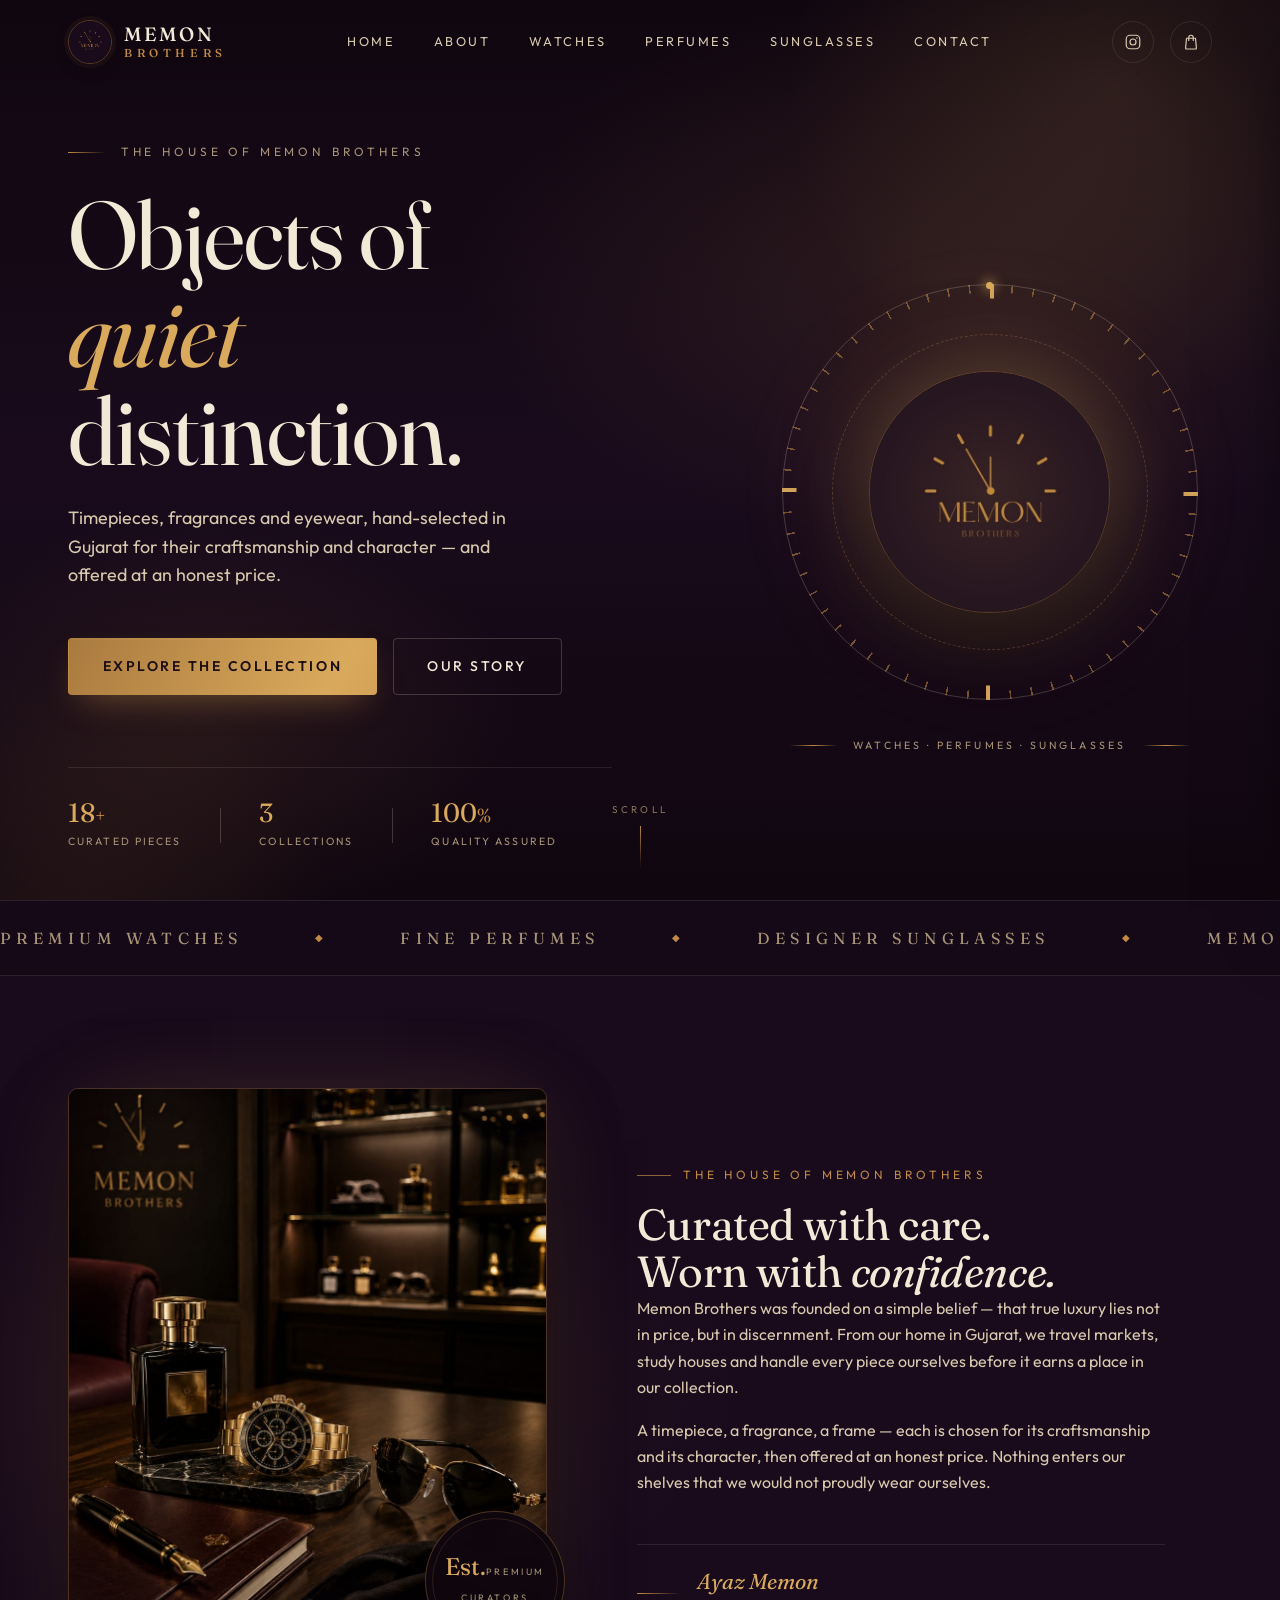
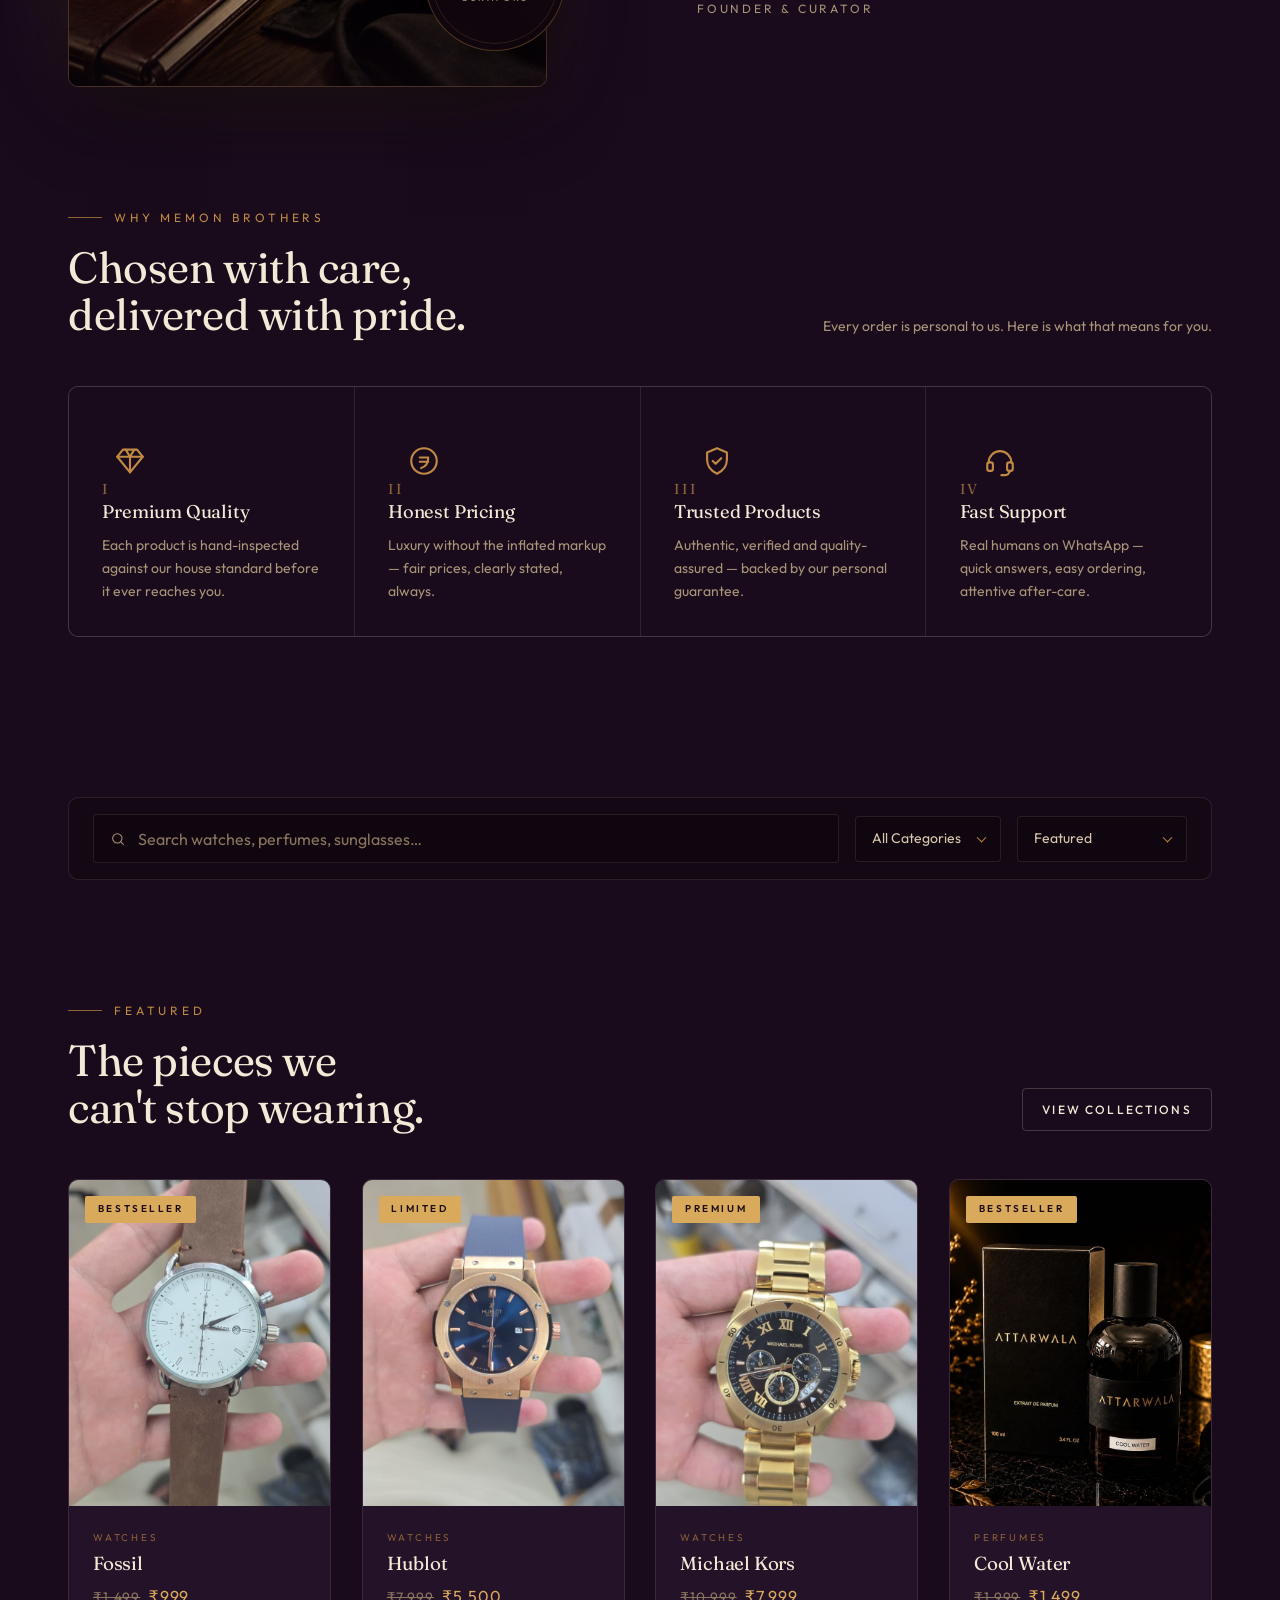
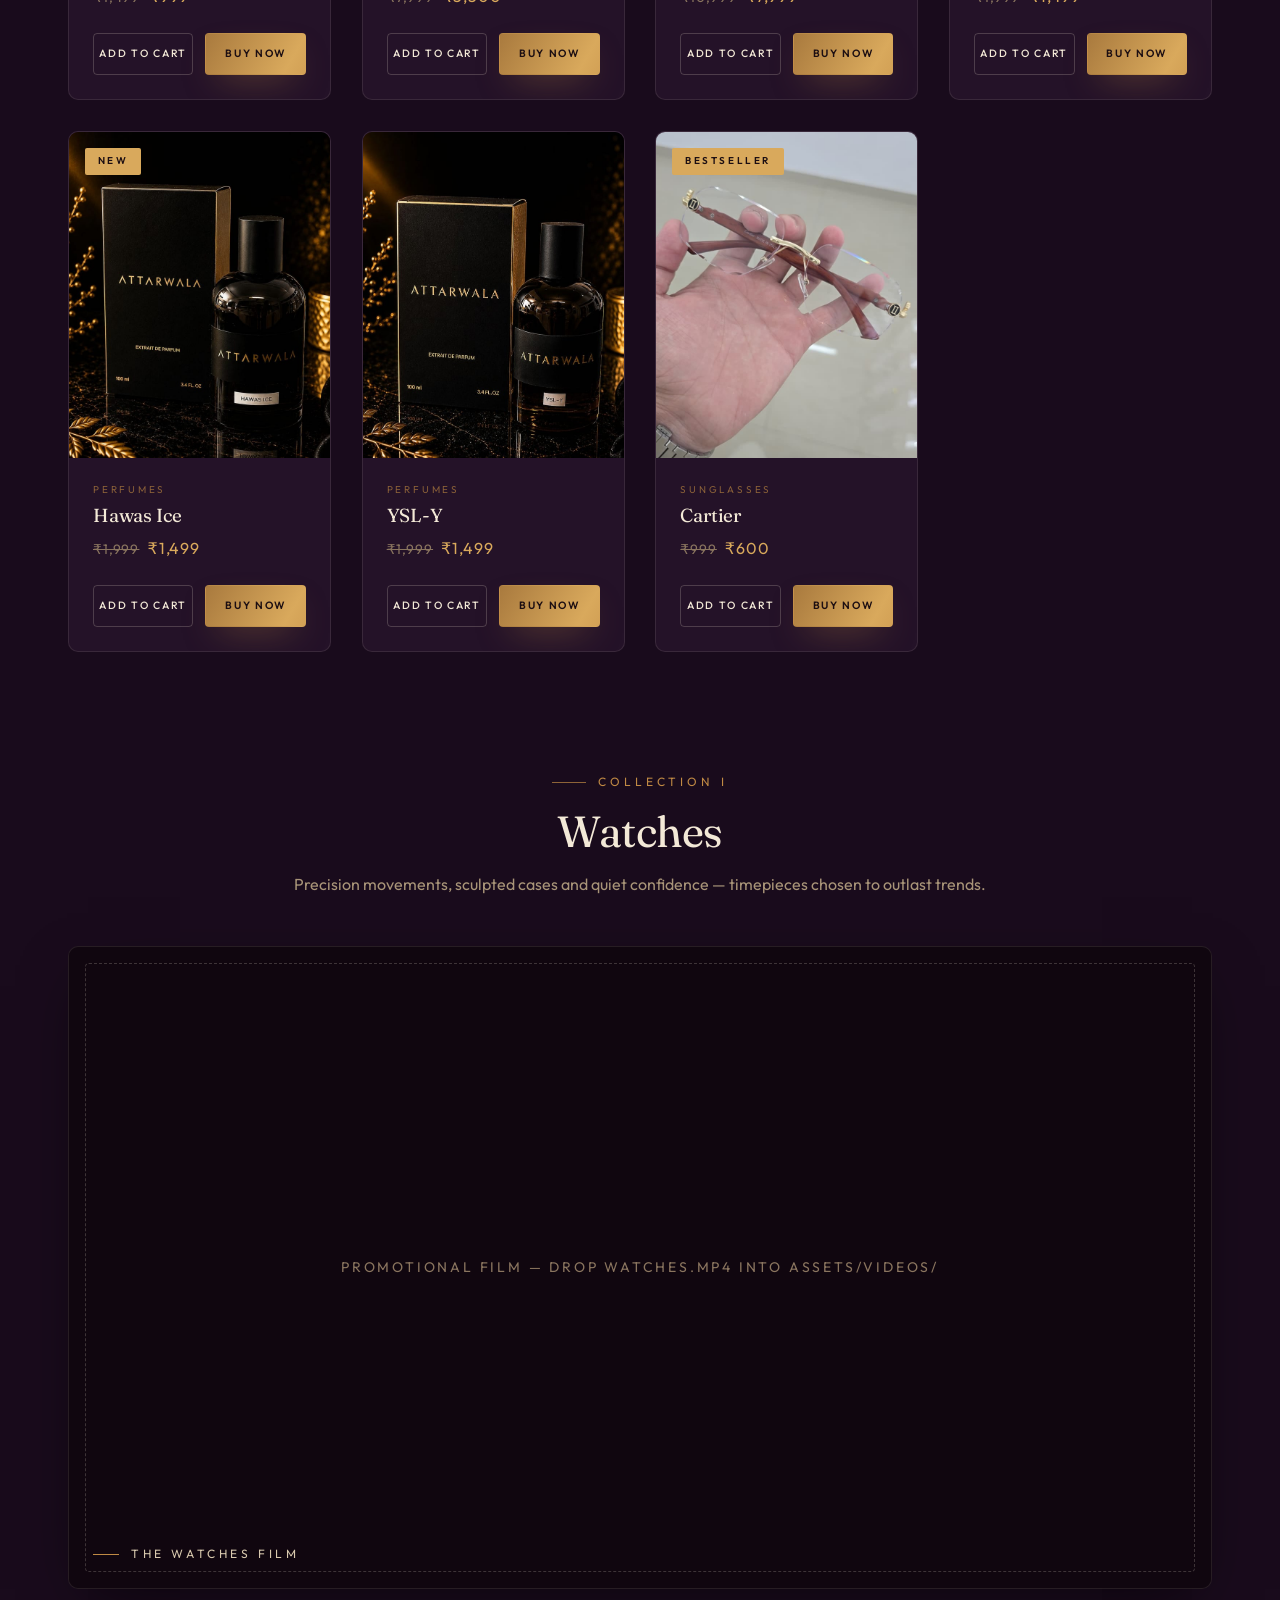
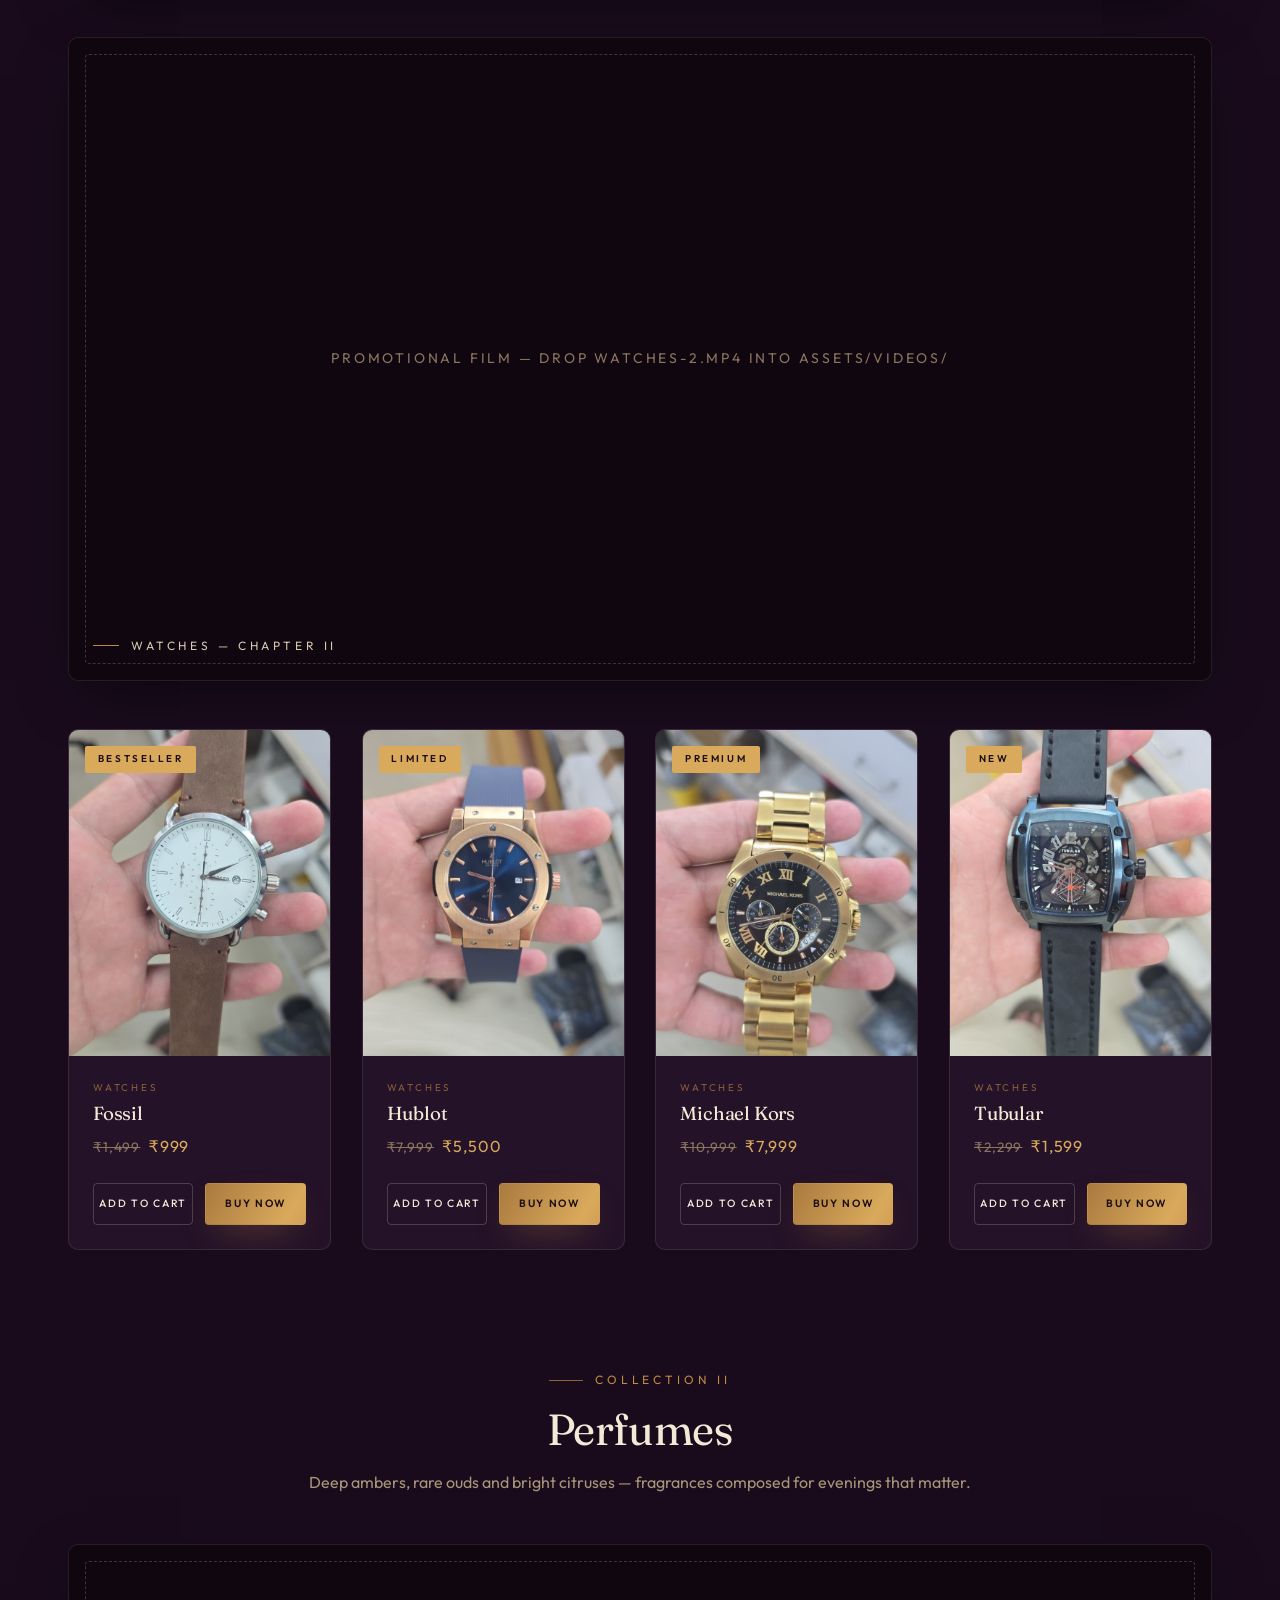
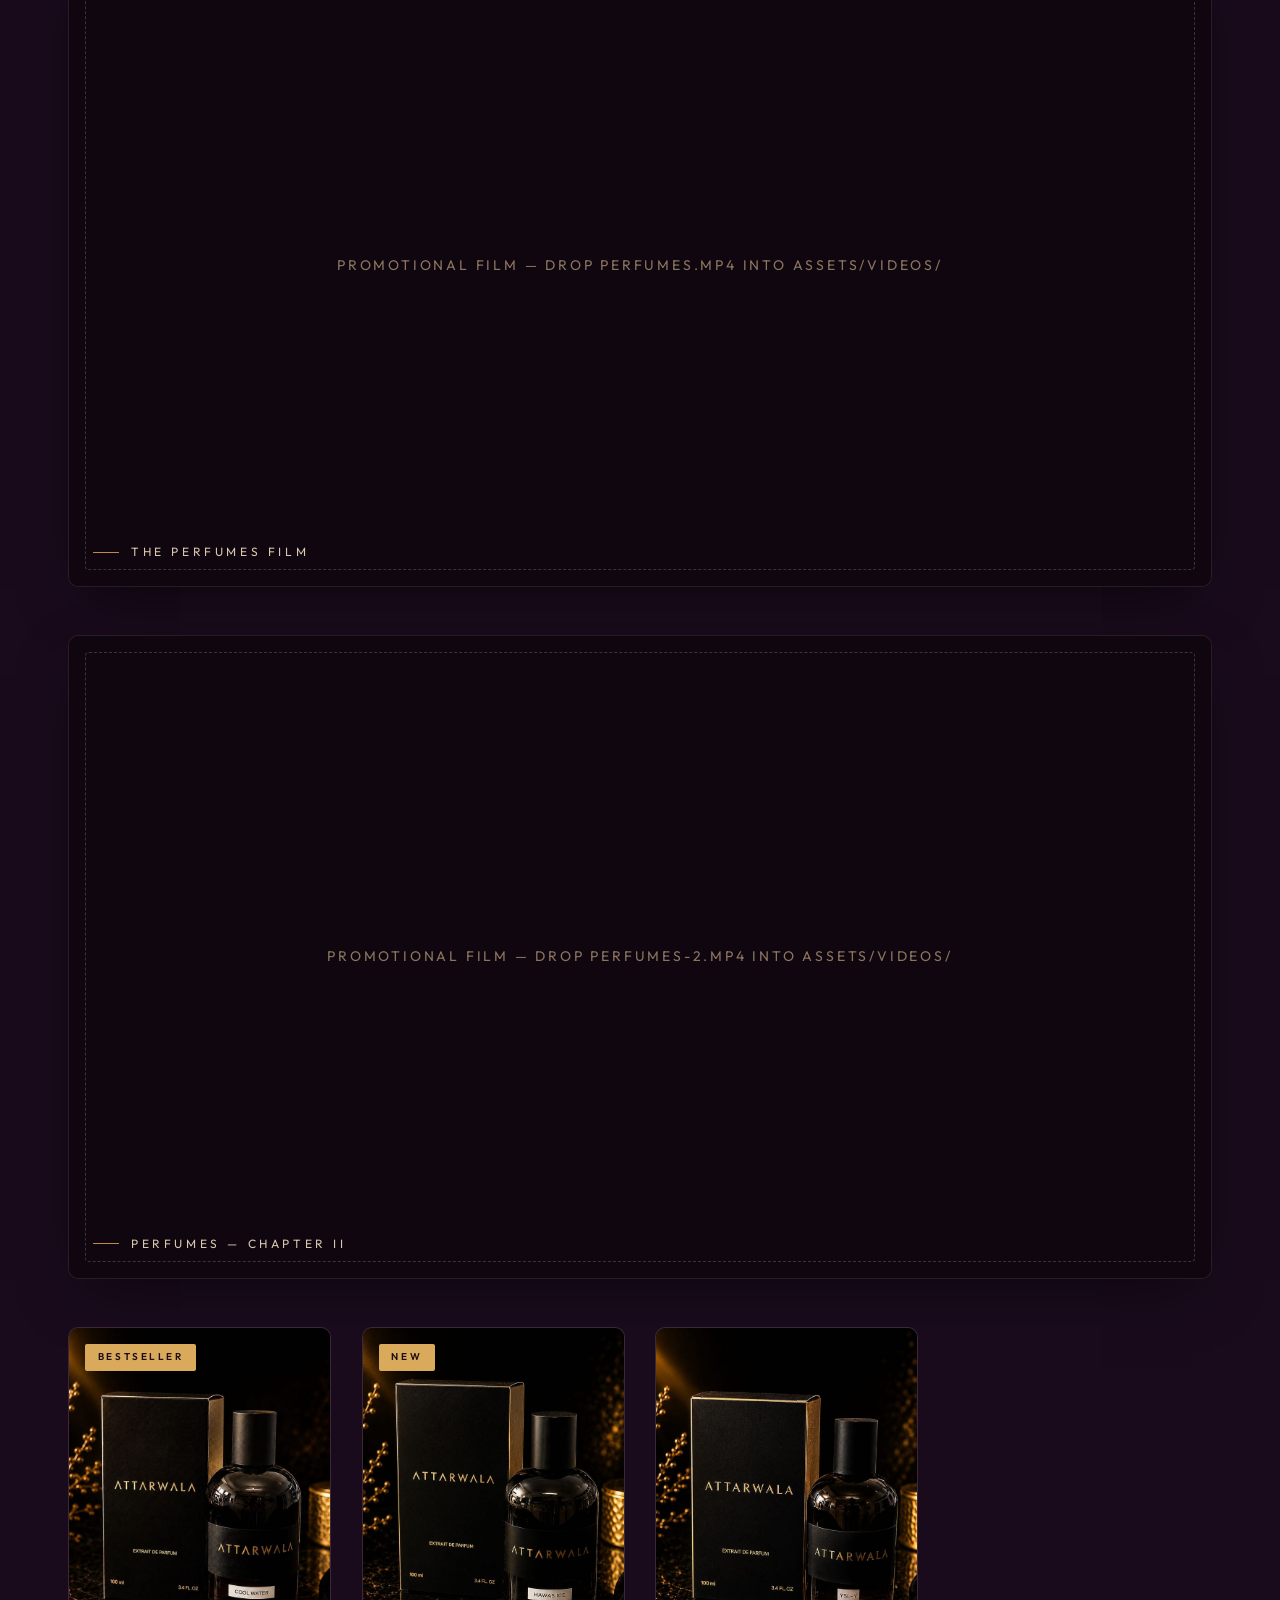
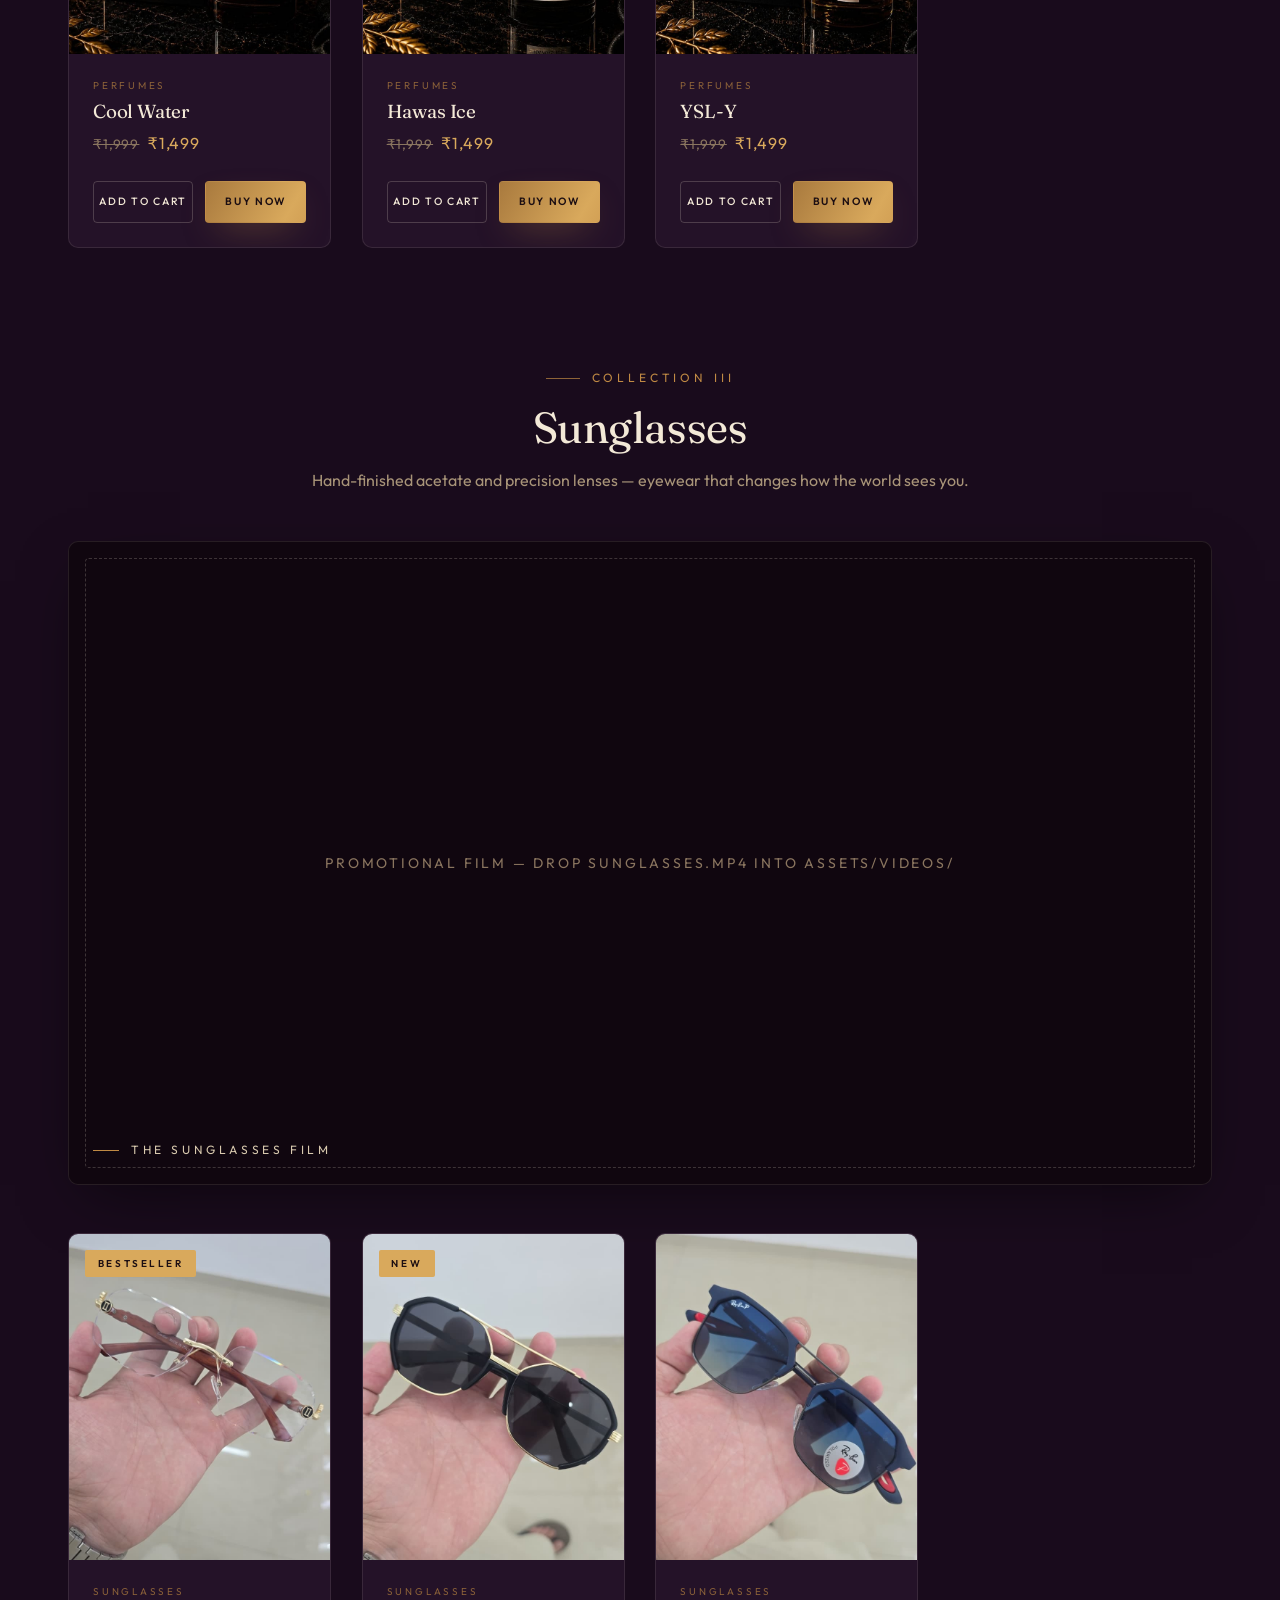
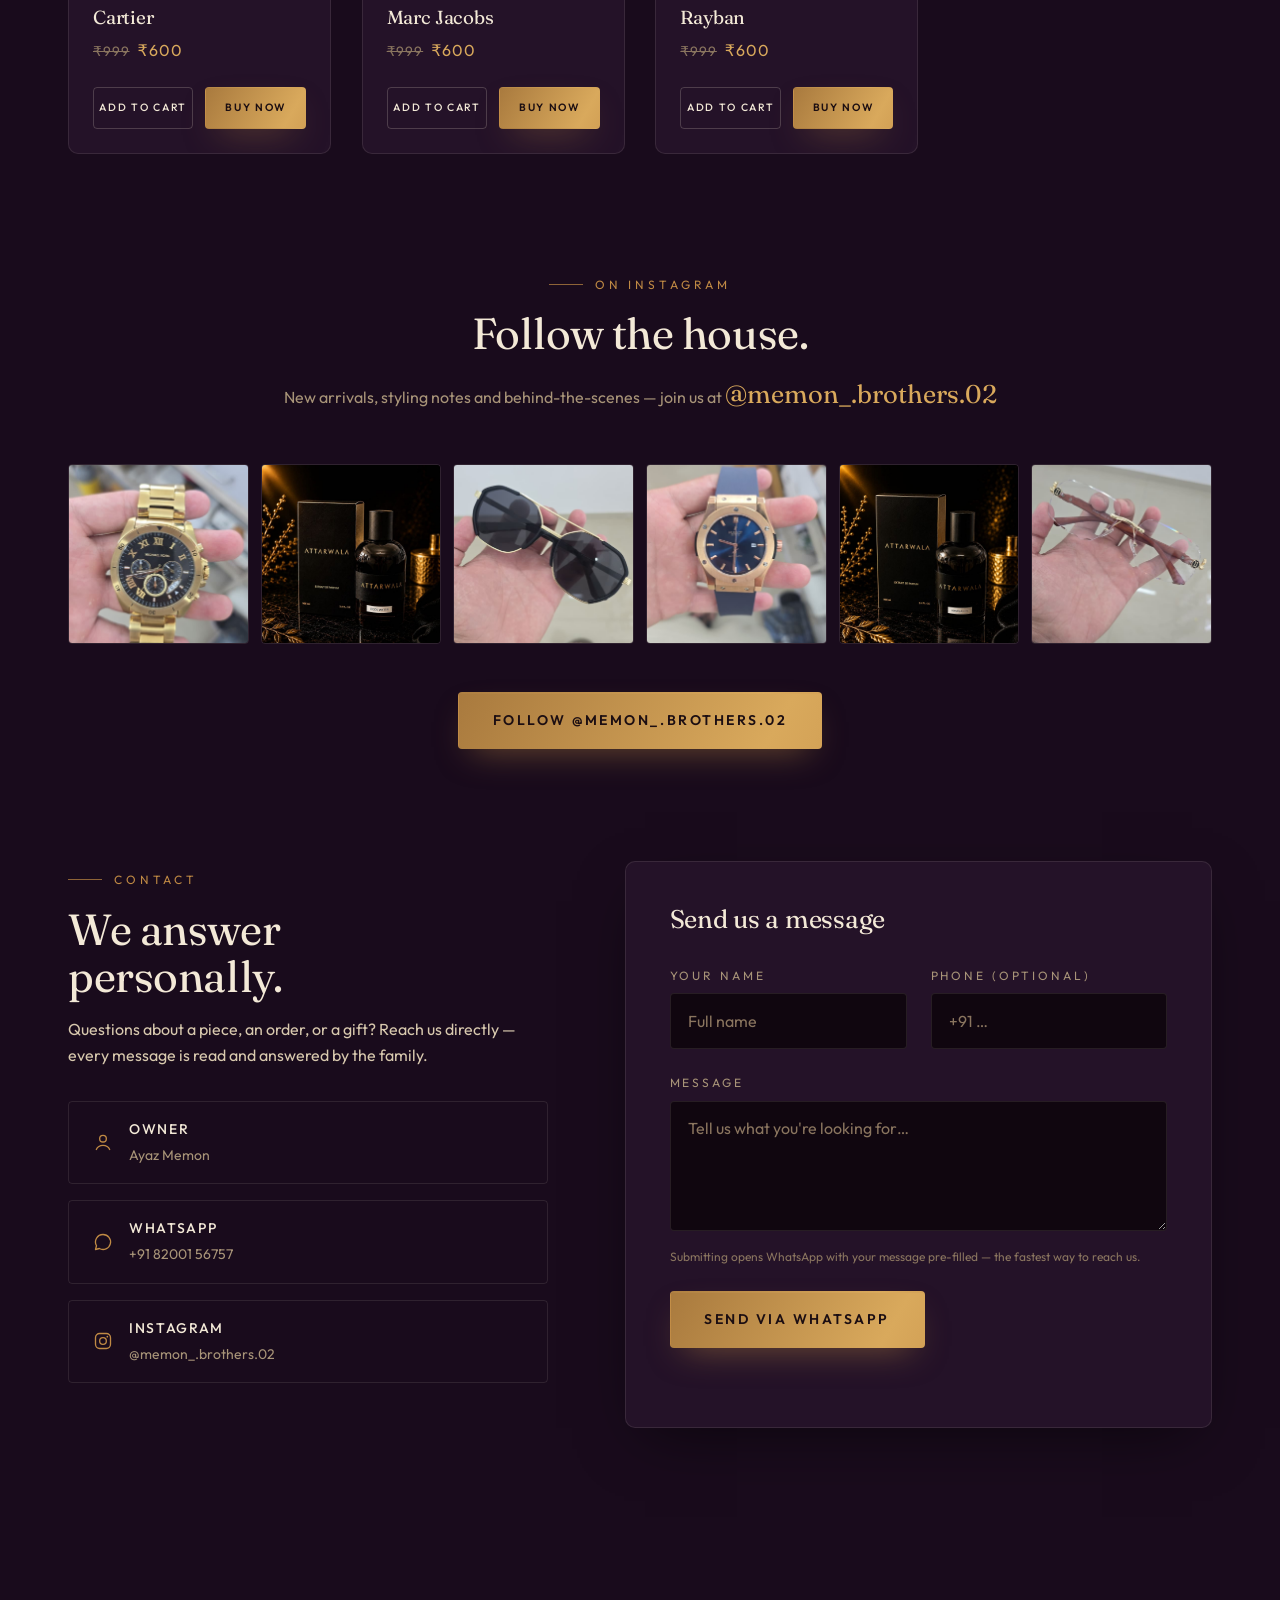
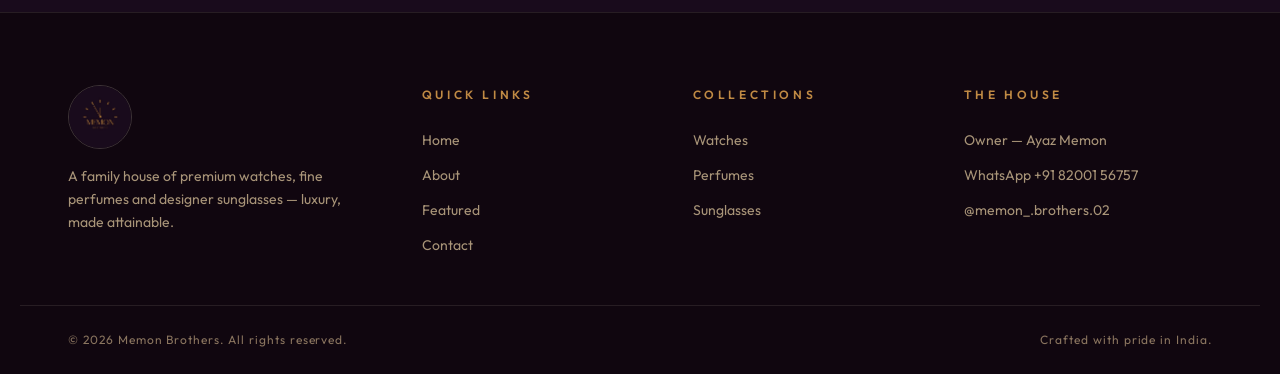
<file: index.html>
<!DOCTYPE html>
<html lang="en">
<head>
  <meta charset="UTF-8">
  <meta name="viewport" content="width=device-width, initial-scale=1.0">
  <title>Memon Brothers — Luxury Watches, Perfumes & Sunglasses</title>
  <meta name="description" content="Memon Brothers — a curated house of premium watches, fine perfumes and designer sunglasses. Luxury, made attainable. Order directly via WhatsApp.">
  <meta property="og:title" content="Memon Brothers — Luxury, Made Attainable">
  <meta property="og:description" content="Premium watches, fine perfumes and designer sunglasses, curated by Ayaz Memon.">
  <meta property="og:image" content="assets/logo.jpg">
  <meta name="theme-color" content="#190b1c">
  <link rel="icon" type="image/jpeg" href="assets/logo.jpg">
  <link rel="preconnect" href="https://fonts.googleapis.com">
  <link rel="preconnect" href="https://fonts.gstatic.com" crossorigin>
  <link href="https://fonts.googleapis.com/css2?family=Fraunces:ital,opsz,wght@0,9..144,300;0,9..144,400;0,9..144,500;0,9..144,600;1,9..144,300;1,9..144,400&family=Outfit:wght@300;400;500;600&display=swap" rel="stylesheet">
  <link rel="stylesheet" href="css/main.css">
  <script type="application/ld+json">
  {
    "@context": "https://schema.org",
    "@type": "Store",
    "name": "Memon Brothers",
    "founder": "Ayaz Memon",
    "telephone": "+918200156757",
    "sameAs": ["https://www.instagram.com/memon_.brothers.02"]
  }
  </script>
</head>
<body id="top">

  <div class="preloader" aria-hidden="true"><img src="assets/logo.jpg" alt=""></div>

  <header class="site-header" data-header></header>

  <main>
    <!-- ================= HERO ================= -->
    <section class="hero" aria-label="Introduction">
      <div class="hero-bg"></div>
      <div class="hero-glow"></div>
      <div class="hero-glow two"></div>
      <div class="hero-grain"></div>

      <div class="container hero-inner">
        <div class="hero-copy">
          <span class="hero-eyebrow reveal">The House of Memon Brothers</span>
          <h1 class="hero-title reveal" style="--reveal-delay:.12s">
            Objects of <em class="gold">quiet</em><br>
            distinction.
          </h1>
          <p class="lead hero-sub reveal" style="--reveal-delay:.24s">
            Timepieces, fragrances and eyewear, hand-selected in Gujarat for their
            craftsmanship and character — and offered at an honest price.
          </p>
          <div class="hero-ctas reveal" style="--reveal-delay:.36s">
            <a class="btn btn-gold" href="#featured">Explore the Collection</a>
            <a class="btn btn-ghost" href="#about">Our Story</a>
          </div>
          <div class="hero-meta reveal" style="--reveal-delay:.48s">
            <div class="stat"><b>18<i>+</i></b><span>Curated Pieces</span></div>
            <span class="meta-rule" aria-hidden="true"></span>
            <div class="stat"><b>3</b><span>Collections</span></div>
            <span class="meta-rule" aria-hidden="true"></span>
            <div class="stat"><b>100<i>%</i></b><span>Quality Assured</span></div>
          </div>
        </div>

        <div class="hero-visual reveal" style="--reveal-delay:.3s">
          <figure class="hero-stage" aria-label="Memon Brothers emblem">
            <span class="stage-halo" aria-hidden="true"></span>
            <span class="stage-ring outer" aria-hidden="true"></span>
            <span class="stage-ring inner" aria-hidden="true"></span>
            <span class="stage-ticks" data-ticks aria-hidden="true"></span>
            <img class="stage-logo" src="assets/logo.jpg" alt="Memon Brothers emblem — a golden watch dial">
            <span class="stage-glint" aria-hidden="true"></span>
            <figcaption class="stage-caption">
              <span class="cap-rule" aria-hidden="true"></span>
              <span class="cap-text">Watches · Perfumes · Sunglasses</span>
              <span class="cap-rule" aria-hidden="true"></span>
            </figcaption>
          </figure>
        </div>
      </div>

      <span class="scroll-cue" aria-hidden="true">Scroll</span>
    </section>

    <!-- ================= MARQUEE ================= -->
    <div class="marquee" aria-hidden="true">
      <div class="marquee-track">
        <span>Premium Watches</span><span>Fine Perfumes</span><span>Designer Sunglasses</span>
        <span>Memon Brothers</span><span>Luxury, Made Attainable</span>
        <span>Premium Watches</span><span>Fine Perfumes</span><span>Designer Sunglasses</span>
        <span>Memon Brothers</span><span>Luxury, Made Attainable</span>
      </div>
    </div>

    <!-- ================= ABOUT ================= -->
    <section class="section about-section" id="about">
      <div class="container about-grid">
        <div class="about-media reveal">
          <figure class="frame about-frame">
            <img class="about-hero-img" src="assets/products/about-story.jpg" alt="The Memon Brothers collection — a gold chronograph, eau de parfum and aviator sunglasses arranged in a luxury setting" loading="lazy">
            <span class="about-frame-sheen" aria-hidden="true"></span>
          </figure>
          <div class="badge"><div><b>Est.</b><span>Premium<br>Curators</span></div></div>
        </div>
        <div class="about-copy reveal" style="--reveal-delay:.15s">
          <span class="section-label">The House of Memon Brothers</span>
          <h2>Curated with care.<br>Worn with <em>confidence.</em></h2>
          <p>
            Memon Brothers was founded on a simple belief — that true luxury lies not in price,
            but in discernment. From our home in Gujarat, we travel markets, study houses and
            handle every piece ourselves before it earns a place in our collection.
          </p>
          <p>
            A timepiece, a fragrance, a frame — each is chosen for its craftsmanship and its
            character, then offered at an honest price. Nothing enters our shelves that we
            would not proudly wear ourselves.
          </p>
          <div class="about-sign">
            <div class="about-sign-rule"></div>
            <div class="about-sign-text">
              <b>Ayaz Memon</b>
              <span>Founder &amp; Curator</span>
            </div>
          </div>
        </div>
      </div>
    </section>

    <!-- ================= WHY CHOOSE US ================= -->
    <section class="section" id="why" style="padding-top:0">
      <div class="container">
        <div class="section-head reveal">
          <div class="titles">
            <span class="section-label">Why Memon Brothers</span>
            <h2>Chosen with care,<br>delivered with pride.</h2>
          </div>
          <p class="body-small" style="max-width:26rem">
            Every order is personal to us. Here is what that means for you.
          </p>
        </div>
        <div class="why-grid reveal" style="--reveal-delay:.1s">
          <div class="why-card">
            <span class="num">I</span>
            <svg viewBox="0 0 24 24" fill="none" stroke="currentColor" stroke-width="1.5" stroke-linecap="round" stroke-linejoin="round"><path d="M7 4h10l4 5-9 11L3 9l4-5Z"/><path d="M3 9h18M9 4l3 5 3-5M12 9v11"/></svg>
            <h3>Premium Quality</h3>
            <p>Each product is hand-inspected against our house standard before it ever reaches you.</p>
          </div>
          <div class="why-card">
            <span class="num">II</span>
            <svg viewBox="0 0 24 24" fill="none" stroke="currentColor" stroke-width="1.5" stroke-linecap="round" stroke-linejoin="round"><circle cx="12" cy="12" r="9"/><path d="M9 9.5h6M9 12.5h6M15 9.5c0 4-2 6.5-5 7.5"/></svg>
            <h3>Honest Pricing</h3>
            <p>Luxury without the inflated markup — fair prices, clearly stated, always.</p>
          </div>
          <div class="why-card">
            <span class="num">III</span>
            <svg viewBox="0 0 24 24" fill="none" stroke="currentColor" stroke-width="1.5" stroke-linecap="round" stroke-linejoin="round"><path d="M12 3 5 6v5c0 4.5 3 8.2 7 10 4-1.8 7-5.5 7-10V6l-7-3Z"/><path d="m9 12 2 2 4-4"/></svg>
            <h3>Trusted Products</h3>
            <p>Authentic, verified and quality-assured — backed by our personal guarantee.</p>
          </div>
          <div class="why-card">
            <span class="num">IV</span>
            <svg viewBox="0 0 24 24" fill="none" stroke="currentColor" stroke-width="1.5" stroke-linecap="round" stroke-linejoin="round"><path d="M4 13a8 8 0 0 1 16 0"/><rect x="3" y="13" width="4" height="6" rx="1.5"/><rect x="17" y="13" width="4" height="6" rx="1.5"/><path d="M19 19a4 4 0 0 1-4 3h-2"/></svg>
            <h3>Fast Support</h3>
            <p>Real humans on WhatsApp — quick answers, easy ordering, attentive after-care.</p>
          </div>
        </div>
      </div>
    </section>

    <!-- ================= SHOP TOOLBAR ================= -->
    <div class="container reveal" id="shop">
      <div class="shop-toolbar" data-shop-toolbar role="search">
        <div class="search-box">
          <svg viewBox="0 0 24 24" fill="none" stroke="currentColor" stroke-width="1.6" stroke-linecap="round"><circle cx="11" cy="11" r="7"/><path d="m20 20-3.8-3.8"/></svg>
          <input type="search" data-search placeholder="Search watches, perfumes, sunglasses…" aria-label="Search products">
        </div>
        <div class="select-wrap">
          <select data-filter-cat aria-label="Filter by category">
            <option value="all">All Categories</option>
            <option value="watches">Watches</option>
            <option value="perfumes">Perfumes</option>
            <option value="sunglasses">Sunglasses</option>
          </select>
        </div>
        <div class="select-wrap">
          <select data-sort aria-label="Sort products">
            <option value="featured">Featured</option>
            <option value="newest">Newest</option>
            <option value="price-asc">Price: Low to High</option>
            <option value="price-desc">Price: High to Low</option>
            <option value="alpha">Alphabetical</option>
          </select>
        </div>
      </div>
    </div>

    <!-- ================= FEATURED ================= -->
    <section class="section" id="featured" style="padding-bottom:0">
      <div class="container">
        <div class="section-head reveal">
          <div class="titles">
            <span class="section-label">Featured</span>
            <h2>The pieces we<br>can't stop wearing.</h2>
          </div>
          <a class="btn btn-ghost btn-sm" href="#watches">View Collections</a>
        </div>
        <div class="product-grid" id="featuredGrid"></div>
      </div>
    </section>

    <!-- ================= WATCHES ================= -->
    <section class="section" id="watches">
      <div class="container">
        <div class="collection-head reveal">
          <span class="section-label">Collection I</span>
          <h2>Watches</h2>
          <p>Precision movements, sculpted cases and quiet confidence — timepieces chosen to outlast trends.</p>
        </div>
        <div data-promo="watches"></div>
        <div class="product-grid" id="watchesGrid"></div>
      </div>
    </section>

    <!-- ================= PERFUMES ================= -->
    <section class="section" id="perfumes" style="padding-top:0">
      <div class="container">
        <div class="collection-head reveal">
          <span class="section-label">Collection II</span>
          <h2>Perfumes</h2>
          <p>Deep ambers, rare ouds and bright citruses — fragrances composed for evenings that matter.</p>
        </div>
        <div data-promo="perfumes"></div>
        <div class="product-grid" id="perfumesGrid"></div>
      </div>
    </section>

    <!-- ================= SUNGLASSES ================= -->
    <section class="section" id="sunglasses" style="padding-top:0">
      <div class="container">
        <div class="collection-head reveal">
          <span class="section-label">Collection III</span>
          <h2>Sunglasses</h2>
          <p>Hand-finished acetate and precision lenses — eyewear that changes how the world sees you.</p>
        </div>
        <div data-promo="sunglasses"></div>
        <div class="product-grid" id="sunglassesGrid"></div>
      </div>
    </section>

    <!-- ================= INSTAGRAM ================= -->
    <section class="section" id="instagram" style="padding-top:0">
      <div class="container">
        <div class="collection-head reveal">
          <span class="section-label">On Instagram</span>
          <h2>Follow the house.</h2>
          <p>New arrivals, styling notes and behind-the-scenes — join us at <a class="insta-handle" href="https://www.instagram.com/memon_.brothers.02" target="_blank" rel="noopener">@memon_.brothers.02</a></p>
        </div>
        <div class="insta-grid" id="instaGrid"></div>
        <div class="insta-cta reveal">
          <a class="btn btn-gold" href="https://www.instagram.com/memon_.brothers.02" target="_blank" rel="noopener">Follow @memon_.brothers.02</a>
        </div>
      </div>
    </section>

    <!-- ================= CONTACT ================= -->
    <section class="section" id="contact" style="padding-top:0">
      <div class="container contact-grid">
        <div class="contact-copy reveal">
          <span class="section-label">Contact</span>
          <h2>We answer<br>personally.</h2>
          <p>Questions about a piece, an order, or a gift? Reach us directly — every message is read and answered by the family.</p>
          <div class="contact-list">
            <div class="row">
              <svg viewBox="0 0 24 24" fill="none" stroke="currentColor" stroke-width="1.6" stroke-linecap="round" stroke-linejoin="round"><circle cx="12" cy="8" r="4"/><path d="M4 21c1.5-3.5 4.5-5 8-5s6.5 1.5 8 5"/></svg>
              <div><b>Owner</b><span>Ayaz Memon</span></div>
            </div>
            <a href="https://wa.me/918200156757" target="_blank" rel="noopener">
              <svg viewBox="0 0 24 24" fill="none" stroke="currentColor" stroke-width="1.6" stroke-linecap="round" stroke-linejoin="round"><path d="M12 3a9 9 0 0 0-7.8 13.5L3 21l4.6-1.2A9 9 0 1 0 12 3Z"/></svg>
              <div><b>WhatsApp</b><span>+91 82001 56757</span></div>
            </a>
            <a href="https://www.instagram.com/memon_.brothers.02" target="_blank" rel="noopener">
              <svg viewBox="0 0 24 24" fill="none" stroke="currentColor" stroke-width="1.6" stroke-linecap="round" stroke-linejoin="round"><rect x="3" y="3" width="18" height="18" rx="5"/><circle cx="12" cy="12" r="4"/><circle cx="17.2" cy="6.8" r="1" fill="currentColor" stroke="none"/></svg>
              <div><b>Instagram</b><span>@memon_.brothers.02</span></div>
            </a>
          </div>
        </div>
        <form class="form-card reveal" id="contactForm" style="--reveal-delay:.15s" novalidate>
          <h3>Send us a message</h3>
          <div class="form-grid">
            <div class="form-field">
              <label for="cf-name">Your Name</label>
              <input id="cf-name" name="name" type="text" placeholder="Full name" required autocomplete="name">
            </div>
            <div class="form-field">
              <label for="cf-phone">Phone (optional)</label>
              <input id="cf-phone" name="phone" type="tel" placeholder="+91 …" autocomplete="tel">
            </div>
            <div class="form-field full">
              <label for="cf-msg">Message</label>
              <textarea id="cf-msg" name="message" placeholder="Tell us what you're looking for…" required></textarea>
            </div>
          </div>
          <p class="form-note">Submitting opens WhatsApp with your message pre-filled — the fastest way to reach us.</p>
          <div style="margin-top: var(--space-5)">
            <button class="btn btn-gold" type="submit">Send via WhatsApp</button>
          </div>
          <p class="form-status" aria-live="polite"></p>
        </form>
      </div>
    </section>
  </main>

  <!-- ================= FOOTER ================= -->
  <footer class="site-footer">
    <div class="container footer-grid">
      <div class="footer-brand">
        <img src="assets/logo.jpg" alt="Memon Brothers logo">
        <p>A family house of premium watches, fine perfumes and designer sunglasses — luxury, made attainable.</p>
      </div>
      <div class="footer-col">
        <h4>Quick Links</h4>
        <ul>
          <li><a href="#top">Home</a></li>
          <li><a href="#about">About</a></li>
          <li><a href="#featured">Featured</a></li>
          <li><a href="#contact">Contact</a></li>
        </ul>
      </div>
      <div class="footer-col">
        <h4>Collections</h4>
        <ul>
          <li><a href="#watches">Watches</a></li>
          <li><a href="#perfumes">Perfumes</a></li>
          <li><a href="#sunglasses">Sunglasses</a></li>
        </ul>
      </div>
      <div class="footer-col">
        <h4>The House</h4>
        <ul>
          <li>Owner — Ayaz Memon</li>
          <li><a href="https://wa.me/918200156757" target="_blank" rel="noopener">WhatsApp +91 82001 56757</a></li>
          <li><a href="https://www.instagram.com/memon_.brothers.02" target="_blank" rel="noopener">@memon_.brothers.02</a></li>
        </ul>
      </div>
    </div>
    <div class="container footer-bottom">
      <span>© <span id="year"></span> Memon Brothers. All rights reserved.</span>
      <span>Crafted with pride in India.</span>
    </div>
  </footer>

  <script type="module">
    import { bootChrome } from './js/ui.js';
    import { mountHome, mountContactForm } from './js/home.js';

    bootChrome('home');
    mountHome();
    mountContactForm();

    // Hero dial ticks (echoes the logo)
    const ticks = document.querySelector('[data-ticks]');
    if (ticks) {
      ticks.innerHTML = Array.from({ length: 12 }, (_, i) =>
        `<i style="transform: rotate(${i * 30}deg)"></i>`).join('');
    }

    document.getElementById('year').textContent = new Date().getFullYear();
  </script>
</body>
</html>
</file>
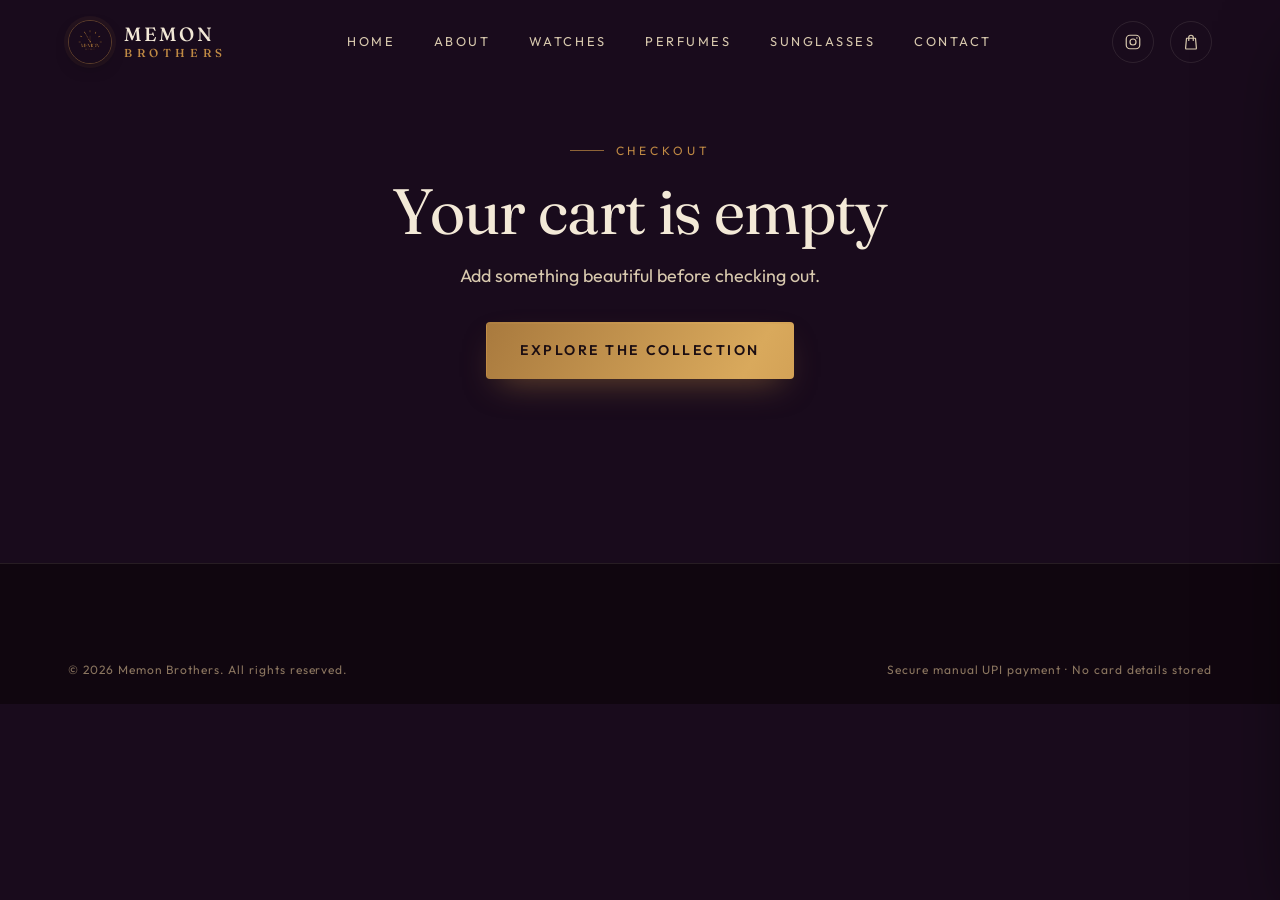
<file: pages/checkout.html>
<!DOCTYPE html>
<html lang="en">
<head>
  <meta charset="UTF-8">
  <meta name="viewport" content="width=device-width, initial-scale=1.0">
  <title>Checkout — Memon Brothers</title>
  <meta name="description" content="Complete your Memon Brothers order — pay via UPI and confirm on WhatsApp.">
  <meta name="robots" content="noindex">
  <meta name="theme-color" content="#190b1c">
  <link rel="icon" type="image/jpeg" href="../assets/logo.jpg">
  <link rel="preconnect" href="https://fonts.googleapis.com">
  <link rel="preconnect" href="https://fonts.gstatic.com" crossorigin>
  <link href="https://fonts.googleapis.com/css2?family=Fraunces:ital,opsz,wght@0,9..144,300;0,9..144,400;0,9..144,500;0,9..144,600;1,9..144,300;1,9..144,400&family=Outfit:wght@300;400;500;600&display=swap" rel="stylesheet">
  <link rel="stylesheet" href="../css/main.css">
</head>
<body>
  <div class="preloader" aria-hidden="true"><img src="../assets/logo.jpg" alt=""></div>
  <header class="site-header" data-header data-root="../"></header>

  <main id="checkoutRoot"></main>

  <footer class="site-footer">
    <div class="container footer-bottom" style="border-top:0">
      <span>© <span id="year"></span> Memon Brothers. All rights reserved.</span>
      <span>Secure manual UPI payment · No card details stored</span>
    </div>
  </footer>

  <script type="module">
    import { bootChrome, mountReveals } from '../js/ui.js';
    import { mountCheckout } from '../js/checkout.js';

    bootChrome('');
    mountCheckout();
    mountReveals();
    document.getElementById('year').textContent = new Date().getFullYear();
  </script>
</body>
</html>
</file>
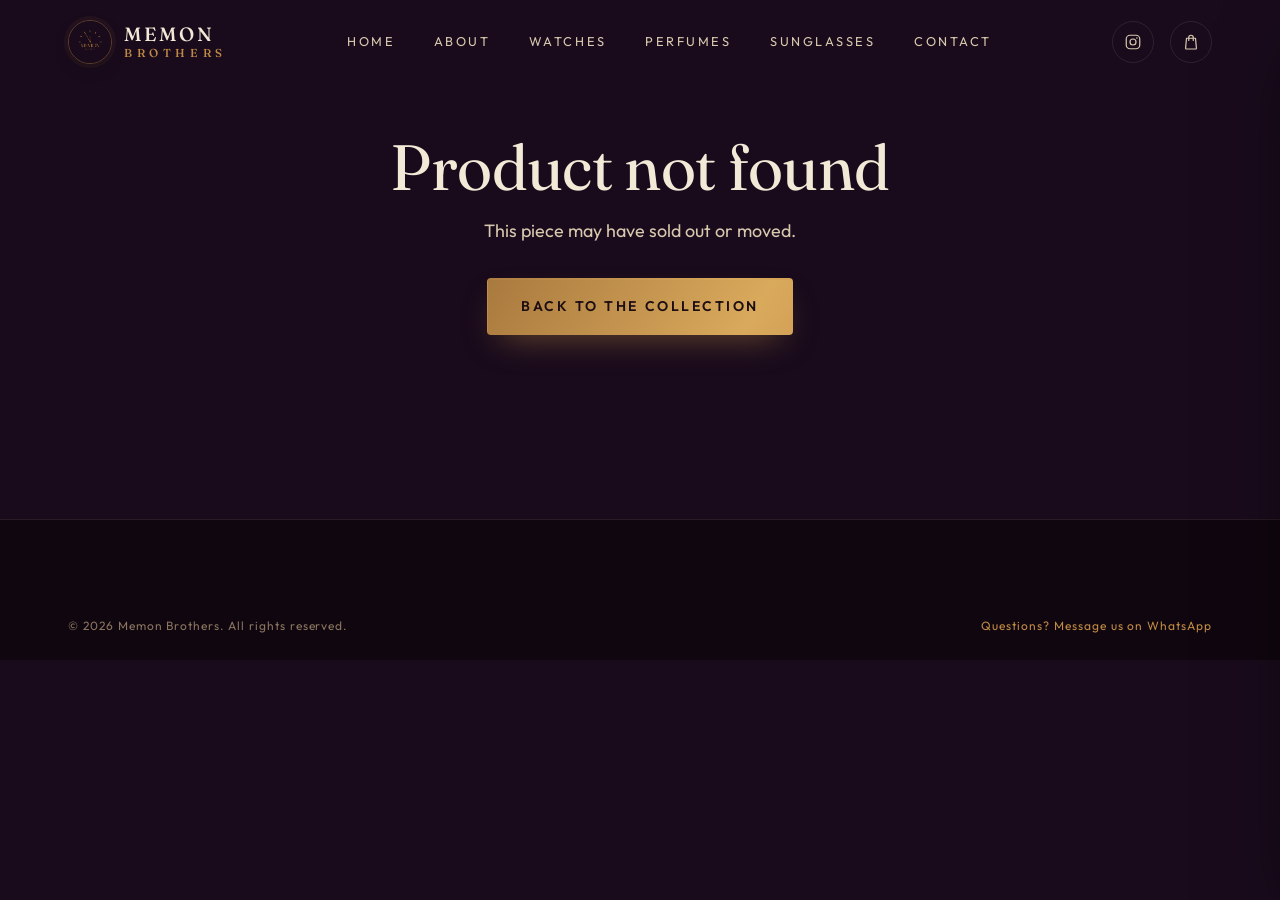
<file: pages/product.html>
<!DOCTYPE html>
<html lang="en">
<head>
  <meta charset="UTF-8">
  <meta name="viewport" content="width=device-width, initial-scale=1.0">
  <title>Product — Memon Brothers</title>
  <meta name="description" content="Discover this piece from the Memon Brothers collection of premium watches, perfumes and sunglasses.">
  <meta name="theme-color" content="#190b1c">
  <link rel="icon" type="image/jpeg" href="../assets/logo.jpg">
  <link rel="preconnect" href="https://fonts.googleapis.com">
  <link rel="preconnect" href="https://fonts.gstatic.com" crossorigin>
  <link href="https://fonts.googleapis.com/css2?family=Fraunces:ital,opsz,wght@0,9..144,300;0,9..144,400;0,9..144,500;0,9..144,600;1,9..144,300;1,9..144,400&family=Outfit:wght@300;400;500;600&display=swap" rel="stylesheet">
  <link rel="stylesheet" href="../css/main.css">
</head>
<body>
  <div class="preloader" aria-hidden="true"><img src="../assets/logo.jpg" alt=""></div>
  <header class="site-header" data-header data-root="../"></header>

  <main id="productRoot"></main>

  <footer class="site-footer">
    <div class="container footer-bottom" style="border-top:0">
      <span>© <span id="year"></span> Memon Brothers. All rights reserved.</span>
      <span><a href="../index.html#contact" style="color:var(--gold)">Questions? Message us on WhatsApp</a></span>
    </div>
  </footer>

  <script type="module">
    import { bootChrome, mountReveals } from '../js/ui.js';
    import { mountProductPage } from '../js/product.js';

    bootChrome('');
    mountProductPage();
    mountReveals();
    document.getElementById('year').textContent = new Date().getFullYear();
  </script>
</body>
</html>
</file>
<file: css/main.css>
/* ============================================================
   MEMON BROTHERS — Design System
   Palette derived from the brand logo:
   aubergine-black ground, antique gold, bronze, ivory.
   ============================================================ */

:root {
  --bg:            #190b1c;
  --bg-deep:       #10060f;
  --bg-raise:      #221028;
  --surface:       #241228;
  --surface-2:     #2c1732;
  --line:          rgba(243, 233, 215, 0.10);
  --line-strong:   rgba(243, 233, 215, 0.20);

  --ink:           #f3e9d7;
  --ink-soft:      #d8c9ae;
  --muted:         #a89478;
  --faint:         #8a755f;

  --gold:          #c08a44;
  --gold-bright:   #d9a95c;
  --bronze:        #885f38;
  --bronze-deep:   #5d3f22;

  --ok:            #7fb685;
  --danger:        #d97b6c;

  --font-display: "Fraunces", Georgia, serif;
  --font-body:    "Outfit", system-ui, sans-serif;

  --fs-display: clamp(2.9rem, 7.5vw, 6.2rem);
  --fs-h1:      clamp(2.3rem, 5vw, 4rem);
  --fs-h2:      clamp(1.8rem, 3.4vw, 2.8rem);
  --fs-h3:      clamp(1.25rem, 2vw, 1.6rem);
  --fs-lead:    clamp(1.05rem, 1.4vw, 1.25rem);
  --fs-body:    1rem;
  --fs-small:   0.875rem;
  --fs-micro:   0.75rem;

  --space-1: 0.25rem; --space-2: 0.5rem; --space-3: 0.75rem;
  --space-4: 1rem;    --space-5: 1.5rem; --space-6: 2rem;
  --space-7: 3rem;    --space-8: 4.5rem; --space-9: 7rem;

  --radius: 4px;
  --radius-lg: 10px;

  --shadow-soft: 0 20px 60px -20px rgba(0, 0, 0, 0.6);
  --shadow-lift: 0 30px 80px -20px rgba(0, 0, 0, 0.75);

  --ease-out: cubic-bezier(0.22, 1, 0.36, 1);
  --ease-lux: cubic-bezier(0.65, 0, 0.35, 1);

  --max: 1240px;
  --header-h: 84px;
}

*, *::before, *::after { box-sizing: border-box; margin: 0; padding: 0; }
html { scroll-behavior: smooth; -webkit-text-size-adjust: 100%; }
body {
  background: var(--bg);
  color: var(--ink);
  font-family: var(--font-body);
  font-size: var(--fs-body);
  line-height: 1.65;
  -webkit-font-smoothing: antialiased;
  overflow-x: hidden;
}
img, video { display: block; max-width: 100%; }
a { color: inherit; text-decoration: none; }
button { font: inherit; color: inherit; background: none; border: 0; cursor: pointer; }
input, textarea, select { font: inherit; color: inherit; }
ul, ol { list-style: none; }
::selection { background: var(--gold); color: var(--bg-deep); }

:focus-visible {
  outline: 2px solid var(--gold-bright);
  outline-offset: 3px;
  border-radius: 2px;
}

h1, h2, h3, .display {
  font-family: var(--font-display);
  font-weight: 400;
  line-height: 1.08;
  letter-spacing: -0.01em;
}
em, .italic { font-style: italic; }

.display  { font-size: var(--fs-display); }
h1        { font-size: var(--fs-h1); }
h2        { font-size: var(--fs-h2); }
h3        { font-size: var(--fs-h3); }

.lead {
  font-size: var(--fs-lead);
  line-height: 1.6;
  color: var(--ink-soft);
  max-width: 60ch;
}
.body-small { font-size: var(--fs-small); color: var(--muted); }

.section-label {
  display: inline-flex;
  align-items: center;
  gap: var(--space-3);
  font-size: var(--fs-micro);
  letter-spacing: 0.32em;
  text-transform: uppercase;
  color: var(--gold);
}
.section-label::before {
  content: "";
  width: 34px; height: 1px;
  background: var(--gold);
  opacity: 0.7;
}

.container {
  width: 100%;
  max-width: var(--max);
  margin-inline: auto;
  padding-inline: clamp(1.25rem, 4vw, 3rem);
}
.section { padding-block: clamp(4.5rem, 9vw, var(--space-9)); position: relative; }
.section-head {
  display: flex;
  align-items: flex-end;
  justify-content: space-between;
  gap: var(--space-6);
  margin-bottom: clamp(2.5rem, 5vw, var(--space-7));
  flex-wrap: wrap;
}
.section-head .titles { max-width: 44rem; }
.section-head h2 { margin-top: var(--space-4); }
.section-head p { margin-top: var(--space-4); }

.btn {
  position: relative;
  display: inline-flex;
  align-items: center;
  justify-content: center;
  gap: var(--space-3);
  padding: 1rem 2.1rem;
  font-size: var(--fs-small);
  font-weight: 500;
  letter-spacing: 0.18em;
  text-transform: uppercase;
  color: var(--ink);
  border: 1px solid var(--line-strong);
  border-radius: var(--radius);
  background: transparent;
  transition: transform 0.45s var(--ease-out), border-color 0.3s, background 0.3s, color 0.3s, box-shadow 0.45s;
  overflow: hidden;
  white-space: nowrap;
}
.btn:hover { transform: translateY(-2px); border-color: var(--gold); }
.btn:active { transform: translateY(0); }

.btn-gold {
  border-color: transparent;
  color: #1c0e12;
  background: linear-gradient(120deg, #a97a3e, #d9a95c 55%, #c08a44);
  background-size: 160% 100%;
  box-shadow: 0 14px 34px -14px rgba(192, 138, 68, 0.55);
  font-weight: 600;
}
.btn-gold:hover { background-position: 90% 0; box-shadow: 0 20px 44px -14px rgba(192, 138, 68, 0.7); border-color: transparent; }

.btn-ghost:hover { background: rgba(192, 138, 68, 0.08); }
.btn-sm { padding: 0.65rem 1.2rem; font-size: var(--fs-micro); }

/* ---------- Header ---------- */
.site-header {
  position: fixed;
  inset: 0 0 auto 0;
  z-index: 100;
  transition: background 0.4s, border-color 0.4s;
  border-bottom: 1px solid transparent;
}
.site-header.scrolled {
  background: rgba(16, 6, 15, 0.9);
  backdrop-filter: blur(14px);
  -webkit-backdrop-filter: blur(14px);
  border-bottom-color: var(--line);
}
.header-inner {
  height: var(--header-h);
  display: flex;
  align-items: center;
  justify-content: space-between;
  gap: var(--space-5);
}
.brand { display: inline-flex; align-items: center; gap: var(--space-3); flex: none; }
.brand-name { display: inline-block; white-space: nowrap; }
.brand-mark {
  width: 44px; height: 44px;
  border-radius: 50%;
  object-fit: cover;
  border: 1px solid rgba(192, 138, 68, 0.4);
  box-shadow: 0 0 0 4px rgba(192, 138, 68, 0.06), 0 6px 18px -8px rgba(0,0,0,0.6);
}
.brand-name {
  font-family: var(--font-display);
  font-size: 1.2rem;
  letter-spacing: 0.16em;
  line-height: 1.15;
  font-weight: 500;
}
.brand-name span { color: var(--gold); font-size: 0.6em; display: block; letter-spacing: 0.4em; margin-top: 0.15em; }

.main-nav { display: flex; gap: clamp(1.4rem, 3vw, 2.8rem); }
.main-nav a {
  font-size: 0.8rem;
  letter-spacing: 0.2em;
  text-transform: uppercase;
  color: var(--ink-soft);
  padding-block: var(--space-2);
  position: relative;
  transition: color 0.3s;
}
.main-nav a::after {
  content: "";
  position: absolute;
  left: 0; bottom: 0;
  width: 100%; height: 1px;
  background: var(--gold);
  transform: scaleX(0);
  transform-origin: right;
  transition: transform 0.45s var(--ease-out);
}
.main-nav a:hover { color: var(--ink); }
.main-nav a:hover::after { transform: scaleX(1); transform-origin: left; }

.header-actions { display: flex; align-items: center; gap: var(--space-4); }
.icon-btn {
  position: relative;
  width: 42px; height: 42px;
  display: inline-flex;
  align-items: center;
  justify-content: center;
  border: 1px solid var(--line);
  border-radius: 50%;
  color: var(--ink-soft);
  transition: color 0.3s, border-color 0.3s, transform 0.3s;
}
.icon-btn:hover { color: var(--gold-bright); border-color: var(--gold); transform: translateY(-2px); }
.icon-btn svg { width: 18px; height: 18px; }
.cart-count {
  position: absolute;
  top: -4px; right: -4px;
  min-width: 18px; height: 18px;
  padding-inline: 4px;
  display: none;
  align-items: center;
  justify-content: center;
  font-size: 0.65rem;
  font-weight: 600;
  color: #1c0e12;
  background: var(--gold-bright);
  border-radius: 999px;
}
.cart-count.show { display: inline-flex; }
.nav-toggle { display: none; }

/* ---------- Hero ---------- */
.hero {
  min-height: 100svh;
  display: grid;
  align-items: center;
  padding-top: var(--header-h);
  position: relative;
  overflow: hidden;
  isolation: isolate;
}
.hero-bg { position: absolute; inset: 0; z-index: -2; }
.hero-bg::before {
  content: "";
  position: absolute; inset: 0;
  background:
    radial-gradient(58% 46% at 74% 30%, rgba(136, 95, 56, 0.20), transparent 66%),
    radial-gradient(42% 38% at 16% 80%, rgba(192, 138, 68, 0.11), transparent 60%),
    linear-gradient(180deg, var(--bg-deep), var(--bg) 52%, var(--bg-deep));
}
.hero-glow {
  position: absolute;
  width: 58vmax; height: 58vmax;
  top: -22vmax; right: -16vmax;
  background: radial-gradient(circle, rgba(217, 169, 92, 0.12), transparent 62%);
  animation: heroDrift 18s var(--ease-lux) infinite alternate;
  z-index: -1;
}
.hero-glow.two {
  top: auto; right: auto;
  bottom: -28vmax; left: -20vmax;
  width: 50vmax; height: 50vmax;
  background: radial-gradient(circle, rgba(136, 95, 56, 0.15), transparent 60%);
  animation-delay: -9s;
}
@keyframes heroDrift {
  from { transform: translate3d(0, 0, 0) scale(1); }
  to   { transform: translate3d(-5vmax, 4vmax, 0) scale(1.1); }
}
.hero-grain {
  position: absolute; inset: 0; z-index: -1;
  opacity: 0.45;
  pointer-events: none;
  background-image: url("data:image/svg+xml,%3Csvg xmlns='http://www.w3.org/2000/svg' width='120' height='120'%3E%3Cfilter id='n'%3E%3CfeTurbulence type='fractalNoise' baseFrequency='0.9' numOctaves='2'/%3E%3CfeColorMatrix values='0 0 0 0 0 0 0 0 0 0 0 0 0 0 0 0 0 0 0.05 0'/%3E%3C/filter%3E%3Crect width='120' height='120' filter='url(%23n)'/%3E%3C/svg%3E");
}

.hero-inner {
  display: grid;
  grid-template-columns: minmax(0, 7fr) minmax(0, 5fr);
  align-items: center;
  gap: clamp(2.5rem, 6vw, 5.5rem);
  padding-block: clamp(2rem, 5vh, var(--space-8));
}

/* --- Copy --- */
.hero-copy { max-width: 34rem; }
.hero-eyebrow {
  display: inline-flex;
  align-items: center;
  gap: 0.9rem;
  font-size: var(--fs-micro);
  letter-spacing: 0.32em;
  text-transform: uppercase;
  color: var(--muted);
  margin-bottom: var(--space-5);
}
.hero-eyebrow::before {
  content: "";
  width: 2.4rem; height: 1px;
  background: linear-gradient(90deg, var(--gold), transparent);
}
.hero-title {
  font-size: var(--fs-display);
  line-height: 1.02;
  letter-spacing: -0.01em;
  font-weight: 400;
}
.hero-title .gold { color: var(--gold-bright); }
.hero-sub {
  margin-top: var(--space-5);
  max-width: 30rem;
  color: var(--ink-soft);
}
.hero-ctas { display: flex; gap: var(--space-4); margin-top: var(--space-7); flex-wrap: wrap; }

.hero-meta {
  display: flex;
  align-items: center;
  gap: clamp(1.25rem, 3vw, 2.5rem);
  margin-top: var(--space-8);
  padding-top: var(--space-6);
  border-top: 1px solid var(--line);
}
.hero-meta .stat { min-width: 0; }
.hero-meta .stat b {
  display: block;
  font-family: var(--font-display);
  font-size: 1.65rem;
  line-height: 1;
  font-weight: 400;
  color: var(--gold-bright);
}
.hero-meta .stat b i { font-style: normal; font-size: 0.72em; color: var(--gold); }
.hero-meta .stat span {
  display: block;
  margin-top: 0.4rem;
  font-size: 0.66rem;
  letter-spacing: 0.2em;
  text-transform: uppercase;
  color: var(--muted);
  white-space: nowrap;
}
.meta-rule { width: 1px; height: 2.2rem; background: var(--line-strong); flex: none; }

/* --- Visual stage --- */
.hero-visual { position: relative; display: grid; place-items: center; }
.hero-stage {
  position: relative;
  width: min(26rem, 100%);
  aspect-ratio: 1;
  display: grid;
  place-items: center;
  margin: 0;
}
.stage-halo {
  position: absolute;
  inset: -12%;
  border-radius: 50%;
  background: radial-gradient(circle, rgba(217, 169, 92, 0.16), rgba(136, 95, 56, 0.06) 45%, transparent 68%);
  filter: blur(2px);
}
.stage-ring {
  position: absolute;
  border-radius: 50%;
  pointer-events: none;
}
.stage-ring.outer {
  inset: 0;
  border: 1px solid var(--line-strong);
  animation: spin 80s linear infinite;
}
.stage-ring.outer::before {
  content: "";
  position: absolute;
  top: -3px; left: 50%;
  width: 7px; height: 7px;
  margin-left: -3.5px;
  border-radius: 50%;
  background: var(--gold-bright);
  box-shadow: 0 0 12px 2px rgba(217, 169, 92, 0.7);
}
.stage-ring.inner {
  inset: 12%;
  border: 1px dashed rgba(192, 138, 68, 0.32);
  animation: spin 110s linear infinite reverse;
}
.stage-ticks { position: absolute; inset: 0; border-radius: 50%; pointer-events: none; }
/* fine minute track around the outer ring */
.stage-ticks::before {
  content: "";
  position: absolute;
  inset: 0;
  border-radius: 50%;
  background: repeating-conic-gradient(
    from 0deg,
    rgba(192, 138, 68, 0.55) 0deg 0.45deg,
    transparent 0.45deg 6deg
  );
  -webkit-mask: radial-gradient(farthest-side, transparent calc(100% - 9px), #000 calc(100% - 8px));
  mask: radial-gradient(farthest-side, transparent calc(100% - 9px), #000 calc(100% - 8px));
  animation: spin 80s linear infinite;
}
/* four cardinal markers */
.stage-ticks::after {
  content: "";
  position: absolute;
  inset: 0;
  border-radius: 50%;
  background: repeating-conic-gradient(
    from 0deg,
    rgba(217, 169, 92, 0.95) 0deg 1.1deg,
    transparent 1.1deg 90deg
  );
  -webkit-mask: radial-gradient(farthest-side, transparent calc(100% - 15px), #000 calc(100% - 14px));
  mask: radial-gradient(farthest-side, transparent calc(100% - 15px), #000 calc(100% - 14px));
  animation: spin 80s linear infinite;
}
@keyframes spin { to { transform: rotate(360deg); } }

.stage-logo {
  width: 58%;
  aspect-ratio: 1;
  border-radius: 50%;
  object-fit: cover;
  border: 1px solid rgba(192, 138, 68, 0.35);
  box-shadow:
    var(--shadow-lift),
    0 0 100px -20px rgba(217, 169, 92, 0.5),
    inset 0 0 0 6px rgba(16, 6, 15, 0.35);
  animation: float 8s ease-in-out infinite;
}
@keyframes float {
  0%, 100% { transform: translateY(0); }
  50% { transform: translateY(-12px); }
}
.stage-glint {
  position: absolute;
  width: 58%;
  aspect-ratio: 1;
  border-radius: 50%;
  overflow: hidden;
  pointer-events: none;
}
.stage-glint::before {
  content: "";
  position: absolute;
  top: -20%; left: -60%;
  width: 45%; height: 140%;
  background: linear-gradient(105deg, transparent, rgba(255, 240, 214, 0.16), transparent);
  transform: skewX(-18deg);
  animation: glint 6.5s var(--ease-lux) infinite;
}
@keyframes glint {
  0%, 62% { left: -60%; }
  82%, 100% { left: 130%; }
}

.stage-caption {
  position: absolute;
  bottom: -3.4rem;
  left: 50%;
  transform: translateX(-50%);
  display: flex;
  align-items: center;
  gap: 1rem;
  white-space: nowrap;
}
.cap-rule { width: 3rem; height: 1px; background: linear-gradient(90deg, transparent, var(--gold), transparent); }
.cap-text {
  font-size: 0.66rem;
  letter-spacing: 0.3em;
  text-transform: uppercase;
  color: var(--muted);
}

.scroll-cue {
  position: absolute;
  bottom: var(--space-6);
  left: 50%;
  transform: translateX(-50%);
  display: inline-flex;
  flex-direction: column;
  align-items: center;
  gap: var(--space-2);
  font-size: 0.62rem;
  letter-spacing: 0.32em;
  text-transform: uppercase;
  color: var(--faint);
}
.scroll-cue::after {
  content: "";
  width: 1px; height: 42px;
  background: linear-gradient(var(--gold), transparent);
  animation: cue 2.2s var(--ease-lux) infinite;
}
@keyframes cue {
  0% { transform: scaleY(0); transform-origin: top; }
  55% { transform: scaleY(1); transform-origin: top; }
  56% { transform-origin: bottom; }
  100% { transform: scaleY(0); transform-origin: bottom; }
}

/* ---------- Marquee ---------- */
.marquee {
  border-block: 1px solid var(--line);
  padding-block: var(--space-5);
  overflow: hidden;
  background: rgba(16, 6, 15, 0.4);
}
.marquee-track {
  display: flex;
  gap: var(--space-8);
  width: max-content;
  animation: marquee 34s linear infinite;
}
.marquee span {
  font-family: var(--font-display);
  font-size: 1rem;
  letter-spacing: 0.34em;
  text-transform: uppercase;
  color: var(--muted);
  display: inline-flex;
  align-items: center;
  gap: var(--space-8);
  white-space: nowrap;
}
.marquee span::after { content: "\25C6"; color: var(--gold); font-size: 0.6em; }
@keyframes marquee { to { transform: translateX(-50%); } }

/* ---------- About ---------- */
.about-section { position: relative; }
.about-section::before {
  content: "";
  position: absolute;
  inset: 0;
  background: radial-gradient(52% 42% at 22% 50%, rgba(192, 138, 68, 0.07), transparent 70%);
  pointer-events: none;
}
.about-grid {
  display: grid;
  grid-template-columns: minmax(0, 5fr) minmax(0, 6fr);
  gap: clamp(3rem, 7vw, 6.5rem);
  align-items: center;
  position: relative;
}
.about-media { position: relative; }
.about-media .frame {
  position: relative;
  aspect-ratio: 4 / 5;
  border-radius: var(--radius-lg);
  overflow: hidden;
  border: 1px solid var(--line-strong);
  box-shadow: var(--shadow-soft);
}
.about-media .about-frame {
  position: relative;
  aspect-ratio: 4 / 5;
  border-radius: var(--radius-lg);
  overflow: hidden;
  border: 1px solid rgba(192, 138, 68, 0.3);
  box-shadow: var(--shadow-lift), 0 0 90px -28px rgba(192, 138, 68, 0.35);
}
.about-media .about-hero-img {
  position: absolute;
  inset: 0;
  width: 100%;
  height: 100%;
  object-fit: cover;
  transform: scale(1.04);
  animation: aboutDrift 20s var(--ease-lux) infinite alternate;
  will-change: transform;
}
@keyframes aboutDrift {
  from { transform: scale(1.04) translate3d(0, 0, 0); }
  to   { transform: scale(1.12) translate3d(-1.5%, -2%, 0); }
}
.about-media .about-frame::after {
  content: "";
  position: absolute;
  inset: 0;
  background:
    linear-gradient(180deg, rgba(16, 6, 15, 0.12), transparent 26%, transparent 74%, rgba(16, 6, 15, 0.42)),
    radial-gradient(95% 80% at 50% 45%, transparent 55%, rgba(16, 6, 15, 0.28));
  pointer-events: none;
}
.about-frame-sheen {
  position: absolute;
  inset: 0;
  overflow: hidden;
  pointer-events: none;
}
.about-frame-sheen::before {
  content: "";
  position: absolute;
  top: -25%; left: -70%;
  width: 40%; height: 150%;
  background: linear-gradient(105deg, transparent, rgba(255, 240, 214, 0.08), transparent);
  transform: skewX(-18deg);
  animation: aboutSheen 8s var(--ease-lux) infinite;
}
@keyframes aboutSheen {
  0%, 60% { left: -70%; }
  82%, 100% { left: 135%; }
}
@media (prefers-reduced-motion: reduce) {
  .about-media .about-hero-img, .about-frame-sheen::before { animation: none; }
}
.about-media .badge {
  position: absolute;
  z-index: 2;
  right: -1.1rem;
  bottom: 2.25rem;
  width: 8.75rem;
  height: 8.75rem;
  border-radius: 50%;
  display: grid;
  place-items: center;
  align-content: center;
  text-align: center;
  background: rgba(16, 6, 15, 0.92);
  backdrop-filter: blur(6px);
  border: 1px solid rgba(192, 138, 68, 0.35);
  box-shadow: 0 20px 45px -20px rgba(0, 0, 0, 0.8);
  padding: var(--space-4);
}
.about-media .badge::before {
  content: "";
  position: absolute;
  inset: 6px;
  border-radius: 50%;
  border: 1px solid rgba(192, 138, 68, 0.18);
}
.about-media .badge b {
  font-family: var(--font-display);
  font-size: 1.5rem;
  color: var(--gold-bright);
  font-weight: 400;
  line-height: 1;
}
.about-media .badge span {
  margin-top: 0.35rem;
  font-size: 0.58rem;
  letter-spacing: 0.28em;
  text-transform: uppercase;
  color: var(--muted);
  line-height: 1.6;
}
.about-copy { max-width: 33rem; }
.about-copy h2 { margin-top: var(--space-4); }
.about-copy p { color: var(--ink-soft); max-width: 34rem; }
.about-copy p + p { margin-top: var(--space-4); }
.about-sign {
  margin-top: var(--space-7);
  padding-top: var(--space-5);
  border-top: 1px solid var(--line);
  display: flex;
  align-items: center;
  gap: var(--space-4);
}
.about-sign-rule {
  width: 44px;
  height: 1px;
  background: linear-gradient(90deg, var(--gold), transparent);
  flex: none;
}
.about-sign-text b {
  font-family: var(--font-display);
  font-style: italic;
  font-weight: 400;
  font-size: 1.35rem;
  color: var(--gold-bright);
  display: block;
  line-height: 1.2;
}
.about-sign-text span {
  margin-top: 0.3rem;
  font-size: var(--fs-micro);
  letter-spacing: 0.24em;
  text-transform: uppercase;
  color: var(--muted);
  display: block;
}

/* ---------- Why us ---------- */
.why-grid {
  display: grid;
  grid-template-columns: repeat(4, 1fr);
  gap: 1px;
  background: var(--line);
  border: 1px solid var(--line);
  border-radius: var(--radius-lg);
  overflow: hidden;
}
.why-card {
  background: var(--bg);
  padding: clamp(1.6rem, 2.6vw, 2.4rem);
  transition: background 0.45s var(--ease-out);
}
.why-card:hover { background: var(--bg-raise); }
.why-card .num {
  font-family: var(--font-display);
  font-size: 0.9rem;
  color: var(--bronze);
  letter-spacing: 0.2em;
}
.why-card svg {
  width: 34px; height: 34px;
  margin-block: var(--space-5) var(--space-4);
  color: var(--gold);
  transition: transform 0.5s var(--ease-out);
}
.why-card:hover svg { transform: translateY(-4px) scale(1.06); }
.why-card h3 { font-size: 1.15rem; margin-bottom: var(--space-3); }
.why-card p { font-size: var(--fs-small); color: var(--muted); }

/* ---------- Collections / products ---------- */
.collection-head { text-align: center; max-width: 46rem; margin-inline: auto; }
.collection-head .section-label { justify-content: center; }
.collection-head h2 { margin-top: var(--space-4); }
.collection-head p { margin-top: var(--space-4); color: var(--muted); }

.promo-video {
  position: relative;
  margin-top: var(--space-7);
  border-radius: var(--radius-lg);
  overflow: hidden;
  border: 1px solid var(--line);
  box-shadow: var(--shadow-soft);
  aspect-ratio: 16 / 9;
  background: var(--bg-deep);
}
.promo-video video { width: 100%; height: 100%; object-fit: cover; }
.promo-video .veil {
  position: absolute; inset: 0;
  background: linear-gradient(180deg, rgba(16,6,15,0.15), transparent 40%, rgba(16,6,15,0.55));
  pointer-events: none;
}
.promo-video .tag {
  position: absolute;
  left: var(--space-5); bottom: var(--space-5);
  font-size: var(--fs-micro);
  letter-spacing: 0.3em;
  text-transform: uppercase;
  color: var(--ink-soft);
  display: inline-flex;
  align-items: center;
  gap: var(--space-3);
}
.promo-video .tag::before { content: ""; width: 26px; height: 1px; background: var(--gold); }
.promo-video .placeholder-note:not([hidden]) {
  position: absolute; inset: var(--space-4);
  display: grid;
  place-items: center;
  color: var(--faint);
  font-size: var(--fs-small);
  letter-spacing: 0.2em;
  text-transform: uppercase;
  border: 1px dashed var(--line-strong);
  border-radius: var(--radius);
  text-align: center;
  padding: var(--space-4);
}

.product-grid {
  display: grid;
  grid-template-columns: repeat(4, 1fr);
  gap: clamp(1.2rem, 2.4vw, 2rem);
  margin-top: var(--space-7);
}
.product-grid.three { grid-template-columns: repeat(3, 1fr); }

.product-card {
  position: relative;
  display: flex;
  flex-direction: column;
  background: var(--surface);
  border: 1px solid var(--line);
  border-radius: var(--radius-lg);
  overflow: hidden;
  transition: transform 0.55s var(--ease-out), box-shadow 0.55s var(--ease-out), border-color 0.4s;
}
.product-card:hover {
  transform: translateY(-8px);
  box-shadow: var(--shadow-lift);
  border-color: rgba(192, 138, 68, 0.4);
}
.product-media {
  position: relative;
  aspect-ratio: 4 / 5;
  overflow: hidden;
  background: var(--bg-deep);
}
.product-media img {
  width: 100%; height: 100%;
  object-fit: cover;
  transition: transform 0.8s var(--ease-out);
}
.product-card:hover .product-media img { transform: scale(1.06); }
.product-flag {
  position: absolute;
  top: var(--space-4); left: var(--space-4);
  padding: 0.35rem 0.8rem;
  font-size: 0.62rem;
  letter-spacing: 0.26em;
  text-transform: uppercase;
  color: #1c0e12;
  background: var(--gold-bright);
  border-radius: 2px;
  font-weight: 600;
}
.product-info { padding: var(--space-5); display: flex; flex-direction: column; gap: var(--space-2); flex: 1; }
.product-cat { font-size: 0.62rem; letter-spacing: 0.28em; text-transform: uppercase; color: var(--bronze); }
.product-name { font-family: var(--font-display); font-size: 1.18rem; font-weight: 400; }
.product-name a { transition: color 0.3s; }
.product-name a:hover { color: var(--gold-bright); }
.product-price { font-size: 1rem; color: var(--gold-bright); letter-spacing: 0.06em; }
.product-price s { color: var(--faint); margin-right: var(--space-2); font-size: 0.85em; }
.product-actions { display: flex; gap: var(--space-3); margin-top: auto; padding-top: var(--space-4); }
.product-actions .btn { flex: 1; padding: 0.7rem 0.5rem; font-size: 0.66rem; letter-spacing: 0.16em; }
.no-results { grid-column: 1 / -1; text-align: center; color: var(--muted); padding: var(--space-8) 0; }

/* ---------- Shop toolbar ---------- */
.shop-toolbar {
  display: flex;
  align-items: center;
  gap: var(--space-4);
  flex-wrap: wrap;
  margin-top: var(--space-7);
  padding: var(--space-4) var(--space-5);
  border: 1px solid var(--line);
  border-radius: var(--radius-lg);
  background: rgba(16, 6, 15, 0.5);
}
.search-box {
  flex: 1 1 240px;
  display: flex;
  align-items: center;
  gap: var(--space-3);
  border: 1px solid var(--line);
  border-radius: var(--radius);
  padding: 0.65rem 1rem;
  background: var(--bg-deep);
  transition: border-color 0.3s;
}
.search-box:focus-within { border-color: var(--gold); }
.search-box svg { width: 16px; height: 16px; color: var(--muted); flex: none; }
.search-box input {
  width: 100%;
  background: none;
  border: 0;
  outline: none;
  color: var(--ink);
}
.search-box input::placeholder { color: var(--faint); }
.select-wrap { position: relative; }
.select-wrap select {
  appearance: none;
  -webkit-appearance: none;
  background: var(--bg-deep);
  border: 1px solid var(--line);
  border-radius: var(--radius);
  padding: 0.65rem 2.4rem 0.65rem 1rem;
  color: var(--ink-soft);
  font-size: var(--fs-small);
  cursor: pointer;
  transition: border-color 0.3s;
}
.select-wrap select:hover, .select-wrap select:focus { border-color: var(--gold); outline: none; }
.select-wrap::after {
  content: "";
  position: absolute;
  right: 1rem; top: 50%;
  width: 7px; height: 7px;
  border-right: 1px solid var(--gold);
  border-bottom: 1px solid var(--gold);
  transform: translateY(-70%) rotate(45deg);
  pointer-events: none;
}

/* ---------- Instagram ---------- */
.insta-grid {
  display: grid;
  grid-template-columns: repeat(6, 1fr);
  gap: var(--space-3);
  margin-top: var(--space-7);
}
.insta-item {
  position: relative;
  aspect-ratio: 1;
  border-radius: var(--radius);
  overflow: hidden;
  border: 1px solid var(--line);
  display: block;
}
.insta-item img { width: 100%; height: 100%; object-fit: cover; transition: transform 0.7s var(--ease-out); }
.insta-item::after {
  content: "";
  position: absolute; inset: 0;
  background: rgba(25, 11, 28, 0.55);
  opacity: 0;
  transition: opacity 0.4s;
}
.insta-item:hover::after { opacity: 1; }
.insta-item:hover img { transform: scale(1.08); }
.insta-item svg {
  position: absolute;
  inset: 0;
  margin: auto;
  width: 26px; height: 26px;
  color: var(--gold-bright);
  opacity: 0;
  transform: scale(0.8);
  transition: opacity 0.4s, transform 0.4s var(--ease-out);
  z-index: 1;
}
.insta-item:hover svg { opacity: 1; transform: scale(1); }
.insta-cta { text-align: center; margin-top: var(--space-7); }
.insta-handle { font-family: var(--font-display); font-size: var(--fs-h3); color: var(--gold-bright); }

/* ---------- Contact ---------- */
.contact-grid {
  display: grid;
  grid-template-columns: 0.9fr 1.1fr;
  gap: clamp(2.5rem, 6vw, 5rem);
  align-items: start;
}
.contact-copy h2 { margin-top: var(--space-4); }
.contact-copy > p { margin-top: var(--space-4); color: var(--ink-soft); }
.contact-list { margin-top: var(--space-6); display: grid; gap: var(--space-4); }
.contact-list a, .contact-list .row {
  display: flex;
  align-items: center;
  gap: var(--space-4);
  padding: var(--space-4) var(--space-5);
  border: 1px solid var(--line);
  border-radius: var(--radius);
  transition: border-color 0.3s, transform 0.3s var(--ease-out), background 0.3s;
}
.contact-list a:hover { border-color: var(--gold); transform: translateX(6px); background: rgba(192,138,68,0.05); }
.contact-list svg { width: 20px; height: 20px; color: var(--gold); flex: none; }
.contact-list b { display: block; font-weight: 500; font-size: var(--fs-small); letter-spacing: 0.12em; text-transform: uppercase; }
.contact-list span { font-size: var(--fs-small); color: var(--muted); }

.form-card {
  background: var(--surface);
  border: 1px solid var(--line);
  border-radius: var(--radius-lg);
  padding: clamp(1.6rem, 3.4vw, 2.8rem);
  box-shadow: var(--shadow-soft);
}
.form-card h3 { margin-bottom: var(--space-6); }
.form-grid { display: grid; grid-template-columns: 1fr 1fr; gap: var(--space-5); }
.form-field { display: grid; gap: var(--space-2); align-content: start; }
.form-field.full { grid-column: 1 / -1; }
.form-field label {
  font-size: var(--fs-micro);
  letter-spacing: 0.24em;
  text-transform: uppercase;
  color: var(--muted);
}
.form-field input,
.form-field textarea {
  background: var(--bg-deep);
  border: 1px solid var(--line);
  border-radius: var(--radius);
  padding: 0.85rem 1.1rem;
  color: var(--ink);
  outline: none;
  transition: border-color 0.3s, box-shadow 0.3s;
  width: 100%;
}
.form-field input::placeholder, .form-field textarea::placeholder { color: var(--faint); }
.form-field input:focus, .form-field textarea:focus {
  border-color: var(--gold);
  box-shadow: 0 0 0 3px rgba(192, 138, 68, 0.15);
}
.form-field textarea { min-height: 130px; resize: vertical; }
.form-note { font-size: var(--fs-micro); color: var(--faint); margin-top: var(--space-4); }
.form-status { margin-top: var(--space-4); font-size: var(--fs-small); color: var(--ok); min-height: 1.4em; }

/* ---------- Footer ---------- */
.site-footer {
  border-top: 1px solid var(--line);
  background: var(--bg-deep);
  padding-top: var(--space-8);
  margin-top: var(--space-8);
}
.footer-grid {
  display: grid;
  grid-template-columns: 1.4fr 1fr 1fr 1.2fr;
  gap: clamp(2rem, 5vw, 4rem);
  padding-bottom: var(--space-7);
}
.footer-brand img { width: 64px; height: 64px; border-radius: 50%; border: 1px solid var(--line-strong); object-fit: cover; }
.footer-brand p { margin-top: var(--space-4); font-size: var(--fs-small); color: var(--muted); max-width: 32ch; }
.footer-col h4 {
  font-size: var(--fs-micro);
  letter-spacing: 0.3em;
  text-transform: uppercase;
  color: var(--gold);
  font-weight: 600;
  margin-bottom: var(--space-5);
}
.footer-col ul { display: grid; gap: var(--space-3); }
.footer-col a, .footer-col li { font-size: var(--fs-small); color: var(--muted); transition: color 0.3s, padding-left 0.3s; }
.footer-col a:hover { color: var(--gold-bright); padding-left: 6px; }
.footer-bottom {
  border-top: 1px solid var(--line);
  padding-block: var(--space-5);
  display: flex;
  justify-content: space-between;
  align-items: center;
  gap: var(--space-4);
  flex-wrap: wrap;
  font-size: var(--fs-micro);
  color: var(--faint);
  letter-spacing: 0.08em;
}

/* ---------- Cart drawer ---------- */
.overlay {
  position: fixed; inset: 0;
  background: rgba(10, 4, 11, 0.6);
  backdrop-filter: blur(4px);
  -webkit-backdrop-filter: blur(4px);
  opacity: 0;
  pointer-events: none;
  transition: opacity 0.4s;
  z-index: 200;
}
.overlay.open { opacity: 1; pointer-events: auto; }

.cart-drawer {
  position: fixed;
  top: 0; right: 0;
  height: 100dvh;
  width: min(440px, 92vw);
  background: var(--bg-deep);
  border-left: 1px solid var(--line-strong);
  z-index: 210;
  display: flex;
  flex-direction: column;
  transform: translateX(102%);
  transition: transform 0.55s var(--ease-out);
  box-shadow: var(--shadow-lift);
}
.cart-drawer.open { transform: translateX(0); }
.cart-head {
  display: flex;
  align-items: center;
  justify-content: space-between;
  padding: var(--space-5) var(--space-6);
  border-bottom: 1px solid var(--line);
}
.cart-head h3 { font-size: 1.3rem; }
.cart-items { flex: 1; overflow-y: auto; padding: var(--space-5) var(--space-6); display: grid; gap: var(--space-5); align-content: start; }
.cart-empty { text-align: center; color: var(--muted); padding-block: var(--space-8); display: grid; gap: var(--space-4); justify-items: center; }
.cart-empty svg { width: 44px; height: 44px; color: var(--bronze); }

.cart-item {
  display: grid;
  grid-template-columns: 76px 1fr auto;
  gap: var(--space-4);
  padding-bottom: var(--space-5);
  border-bottom: 1px solid var(--line);
  animation: itemIn 0.45s var(--ease-out);
}
@keyframes itemIn { from { opacity: 0; transform: translateY(10px); } }
.cart-item img { width: 76px; height: 92px; object-fit: cover; border-radius: var(--radius); border: 1px solid var(--line); }
.cart-item .ci-name { font-family: var(--font-display); font-size: 1rem; line-height: 1.3; }
.cart-item .ci-price { font-size: var(--fs-small); color: var(--gold-bright); margin-top: 2px; }
.qty {
  display: inline-flex;
  align-items: center;
  border: 1px solid var(--line);
  border-radius: var(--radius);
  margin-top: var(--space-3);
}
.qty button {
  width: 28px; height: 28px;
  display: grid; place-items: center;
  color: var(--muted);
  transition: color 0.2s;
  font-size: 1rem;
  line-height: 1;
}
.qty button:hover { color: var(--gold-bright); }
.qty output { min-width: 30px; text-align: center; font-size: var(--fs-small); }
.ci-remove { color: var(--faint); align-self: start; transition: color 0.25s; padding: 4px; }
.ci-remove:hover { color: var(--danger); }
.ci-remove svg { width: 16px; height: 16px; }

.cart-foot { border-top: 1px solid var(--line); padding: var(--space-5) var(--space-6) var(--space-6); }
.cart-total { display: flex; justify-content: space-between; align-items: baseline; margin-bottom: var(--space-4); }
.cart-total span { font-size: var(--fs-small); letter-spacing: 0.22em; text-transform: uppercase; color: var(--muted); }
.cart-total b { font-family: var(--font-display); font-size: 1.6rem; font-weight: 400; color: var(--gold-bright); }
.cart-foot .btn { width: 100%; }
.cart-foot .note { text-align: center; font-size: var(--fs-micro); color: var(--faint); margin-top: var(--space-3); }

/* ---------- Product page ---------- */
.breadcrumbs {
  display: flex;
  gap: var(--space-2);
  align-items: center;
  font-size: var(--fs-micro);
  letter-spacing: 0.14em;
  text-transform: uppercase;
  color: var(--faint);
  margin-bottom: var(--space-6);
  flex-wrap: wrap;
}
.breadcrumbs a { color: var(--muted); transition: color 0.3s; }
.breadcrumbs a:hover { color: var(--gold-bright); }
.breadcrumbs .sep { color: var(--bronze); }

.pd-grid {
  display: grid;
  grid-template-columns: 1.05fr 0.95fr;
  gap: clamp(2.5rem, 6vw, 5.5rem);
  align-items: start;
}
.pd-gallery { position: sticky; top: calc(var(--header-h) + 1.5rem); display: grid; gap: var(--space-4); }
.pd-main {
  aspect-ratio: 4 / 5;
  border-radius: var(--radius-lg);
  overflow: hidden;
  border: 1px solid var(--line);
  background: var(--surface);
  box-shadow: var(--shadow-soft);
}
.pd-main img { width: 100%; height: 100%; object-fit: cover; animation: itemIn 0.4s var(--ease-out); }
.pd-thumbs { display: grid; grid-template-columns: repeat(4, 1fr); gap: var(--space-3); }
.pd-thumbs button {
  aspect-ratio: 1;
  border-radius: var(--radius);
  overflow: hidden;
  border: 1px solid var(--line);
  opacity: 0.55;
  transition: opacity 0.3s, border-color 0.3s;
  padding: 0;
}
.pd-thumbs button.active, .pd-thumbs button:hover { opacity: 1; border-color: var(--gold); }
.pd-thumbs img { width: 100%; height: 100%; object-fit: cover; }

.pd-info .pd-cat { font-size: var(--fs-micro); letter-spacing: 0.3em; text-transform: uppercase; color: var(--bronze); }
.pd-info h1 { margin-top: var(--space-3); }
.pd-price { margin-top: var(--space-5); font-family: var(--font-display); font-size: 2rem; color: var(--gold-bright); }
.pd-price s { font-size: 0.55em; color: var(--faint); margin-right: var(--space-3); }
.pd-price .save { font-family: var(--font-body); font-size: var(--fs-micro); letter-spacing: 0.14em; text-transform: uppercase; color: var(--ok); margin-left: var(--space-3); }
.pd-desc { margin-top: var(--space-5); color: var(--ink-soft); max-width: 56ch; }
.pd-attrs { margin-top: var(--space-6); border-top: 1px solid var(--line); }
.pd-attrs .row { display: flex; justify-content: space-between; gap: var(--space-4); padding-block: var(--space-3); border-bottom: 1px solid var(--line); font-size: var(--fs-small); }
.pd-attrs .row b { color: var(--muted); font-weight: 500; letter-spacing: 0.1em; text-transform: uppercase; font-size: var(--fs-micro); }
.pd-buy { display: flex; gap: var(--space-4); margin-top: var(--space-7); flex-wrap: wrap; align-items: center; }
.pd-buy .qty { margin-top: 0; height: 52px; }
.pd-buy .qty button { width: 44px; height: 50px; font-size: 1.2rem; }
.pd-buy .btn { flex: 1 1 180px; }
.pd-assure { display: flex; gap: var(--space-5); margin-top: var(--space-6); flex-wrap: wrap; }
.pd-assure span { display: inline-flex; align-items: center; gap: var(--space-2); font-size: var(--fs-micro); letter-spacing: 0.14em; text-transform: uppercase; color: var(--muted); }
.pd-assure svg { width: 15px; height: 15px; color: var(--gold); }

/* ---------- Checkout ---------- */
.checkout-grid {
  display: grid;
  grid-template-columns: 1.15fr 0.85fr;
  gap: clamp(2rem, 5vw, 4rem);
  align-items: start;
}
.steps { display: flex; gap: var(--space-2); margin-bottom: var(--space-7); }
.steps .step {
  flex: 1;
  text-align: center;
  font-size: var(--fs-micro);
  letter-spacing: 0.2em;
  text-transform: uppercase;
  color: var(--faint);
  padding-bottom: var(--space-3);
  border-bottom: 2px solid var(--line);
  transition: color 0.3s, border-color 0.3s;
}
.steps .step.active { color: var(--gold-bright); border-color: var(--gold); }
.steps .step.done { color: var(--muted); border-color: var(--bronze); }

.pay-panel {
  border: 1px solid var(--line);
  border-radius: var(--radius-lg);
  background: var(--surface);
  padding: clamp(1.4rem, 3vw, 2.2rem);
  display: grid;
  gap: var(--space-5);
}
.pay-panel h3 { font-size: 1.2rem; }
.pay-panel > p { font-size: var(--fs-small); color: var(--muted); }
.upi-box {
  display: flex;
  align-items: center;
  justify-content: space-between;
  gap: var(--space-4);
  background: var(--bg-deep);
  border: 1px dashed rgba(192, 138, 68, 0.5);
  border-radius: var(--radius);
  padding: var(--space-4) var(--space-5);
}
.upi-box b { font-size: 1.05rem; letter-spacing: 0.06em; color: var(--gold-bright); font-weight: 600; }
.upi-box small { display: block; font-size: var(--fs-micro); letter-spacing: 0.2em; text-transform: uppercase; color: var(--muted); margin-bottom: 2px; }

.upload-zone {
  border: 1px dashed var(--line-strong);
  border-radius: var(--radius);
  padding: var(--space-6);
  text-align: center;
  color: var(--muted);
  cursor: pointer;
  transition: border-color 0.3s, background 0.3s;
  display: grid;
  gap: var(--space-3);
  justify-items: center;
  font-size: var(--fs-small);
}
.upload-zone:hover, .upload-zone.drag { border-color: var(--gold); background: rgba(192, 138, 68, 0.05); }
.upload-zone svg { width: 30px; height: 30px; color: var(--bronze); }
.upload-zone img { max-height: 180px; border-radius: var(--radius); border: 1px solid var(--line); }
.upload-zone input { display: none; }
.upload-zone .ok-text { color: var(--ok); }

.summary-card {
  border: 1px solid var(--line);
  border-radius: var(--radius-lg);
  background: var(--surface);
  padding: clamp(1.4rem, 3vw, 2rem);
  position: sticky;
  top: calc(var(--header-h) + 1.5rem);
}
.summary-card h3 { margin-bottom: var(--space-5); }
.summary-items { display: grid; gap: var(--space-4); max-height: 300px; overflow-y: auto; padding-right: var(--space-2); }
.summary-item { display: grid; grid-template-columns: 54px 1fr auto; gap: var(--space-3); align-items: center; }
.summary-item img { width: 54px; height: 64px; object-fit: cover; border-radius: var(--radius); border: 1px solid var(--line); }
.summary-item .n { font-size: var(--fs-small); line-height: 1.35; }
.summary-item .q { font-size: var(--fs-micro); color: var(--muted); }
.summary-item .p { font-size: var(--fs-small); color: var(--gold-bright); }
.summary-rows { margin-top: var(--space-5); border-top: 1px solid var(--line); padding-top: var(--space-4); display: grid; gap: var(--space-2); }
.summary-rows .row { display: flex; justify-content: space-between; font-size: var(--fs-small); color: var(--muted); }
.summary-rows .row.total { font-size: 1.05rem; color: var(--ink); border-top: 1px solid var(--line); padding-top: var(--space-3); margin-top: var(--space-2); }
.summary-rows .row.total b { font-family: var(--font-display); color: var(--gold-bright); font-size: 1.5rem; font-weight: 400; }

.field-error { border-color: var(--danger) !important; }
.error-text { color: var(--danger); font-size: var(--fs-micro); min-height: 1em; }

/* ---------- Toast ---------- */
.toast {
  position: fixed;
  bottom: var(--space-6);
  left: 50%;
  transform: translate(-50%, 140%);
  background: var(--bg-deep);
  border: 1px solid rgba(192, 138, 68, 0.5);
  color: var(--ink);
  padding: 0.9rem 1.6rem;
  border-radius: var(--radius);
  font-size: var(--fs-small);
  letter-spacing: 0.06em;
  z-index: 300;
  transition: transform 0.5s var(--ease-out);
  box-shadow: var(--shadow-lift);
  display: flex;
  align-items: center;
  gap: var(--space-3);
  max-width: 92vw;
}
.toast.show { transform: translate(-50%, 0); }
.toast svg { width: 16px; height: 16px; color: var(--gold-bright); flex: none; }

/* ---------- Reveal animations ---------- */
.reveal {
  opacity: 0;
  transform: translateY(34px);
  transition: opacity 0.9s var(--ease-out), transform 0.9s var(--ease-out);
  transition-delay: var(--reveal-delay, 0s);
}
.reveal.in { opacity: 1; transform: none; }

/* ---------- Preloader ---------- */
.preloader {
  position: fixed; inset: 0;
  background: var(--bg-deep);
  z-index: 400;
  display: grid;
  place-items: center;
  transition: opacity 0.7s var(--ease-out), visibility 0.7s;
}
.preloader.done { opacity: 0; visibility: hidden; }
.preloader img {
  width: 110px; height: 110px;
  border-radius: 50%;
  animation: preloaderPulse 1.6s ease-in-out infinite;
  border: 1px solid var(--line-strong);
  object-fit: cover;
}
@keyframes preloaderPulse {
  0%, 100% { transform: scale(1); opacity: 1; }
  50% { transform: scale(1.06); opacity: 0.8; }
}

/* ---------- Page hero (subpages) ---------- */
.page-hero { padding-top: calc(var(--header-h) + var(--space-7)); }

/* ---------- Responsive ---------- */
@media (max-width: 1100px) {
  .brand-name { font-size: 1.05rem; }
  .main-nav { gap: clamp(1rem, 2vw, 1.6rem); }
  .main-nav a { font-size: 0.74rem; letter-spacing: 0.16em; }
  .header-actions { gap: var(--space-3); }
}

@media (max-width: 1024px) {
  .hero-inner { grid-template-columns: 1fr; text-align: center; gap: clamp(4.5rem, 9vh, 6rem); }
  .hero-copy { margin-inline: auto; }
  .hero-eyebrow { justify-content: center; }
  .hero-eyebrow::before { display: none; }
  .hero-ctas, .hero-meta { justify-content: center; }
  .hero-sub { margin-inline: auto; }
  .hero-visual { order: -1; }
  .hero-stage { width: min(20rem, 68vw); }
  .scroll-cue { display: none; }
  .why-grid { grid-template-columns: repeat(2, 1fr); }
  .product-grid { grid-template-columns: repeat(3, 1fr); }
  .product-grid.three { grid-template-columns: repeat(2, 1fr); }
  .insta-grid { grid-template-columns: repeat(3, 1fr); }
  .footer-grid { grid-template-columns: 1fr 1fr; }
  .pd-grid, .checkout-grid, .about-grid, .contact-grid { grid-template-columns: 1fr; }
  .pd-gallery, .summary-card { position: static; }
  .about-media { max-width: 30rem; }
  .about-media .badge { right: 0.9rem; bottom: 1.1rem; width: 7.25rem; height: 7.25rem; }
  .about-copy { max-width: none; margin-inline: auto; text-align: left; }
}

@media (max-width: 720px) {
  :root { --header-h: 66px; }
  .main-nav {
    position: fixed;
    inset: var(--header-h) 0 auto 0;
    flex-direction: column;
    background: rgba(16, 6, 15, 0.97);
    backdrop-filter: blur(14px);
    -webkit-backdrop-filter: blur(14px);
    padding: var(--space-5) var(--space-6) var(--space-6);
    gap: var(--space-4);
    border-bottom: 1px solid var(--line);
    transform: translateY(-120%);
    transition: transform 0.5s var(--ease-out);
    z-index: 99;
  }
  .main-nav.open { transform: translateY(0); }
  .nav-toggle { display: inline-flex; }
  .product-grid, .product-grid.three { grid-template-columns: repeat(2, 1fr); gap: var(--space-3); }
  .product-info { padding: var(--space-4); }
  .product-actions { flex-direction: column; }
  .why-grid { grid-template-columns: 1fr; }
  .form-grid { grid-template-columns: 1fr; }
  .footer-grid { grid-template-columns: 1fr; gap: var(--space-6); }
  .hero-meta { flex-wrap: wrap; gap: var(--space-4) var(--space-5); }
  .meta-rule { display: none; }
  .stage-caption { bottom: -2.9rem; }
  .cap-rule { width: 1.6rem; }
  .promo-video { aspect-ratio: 16 / 10; }
  .pd-buy .btn { flex: 1 1 100%; }
  .brand-name { font-size: 0.95rem; }
  .steps .step { letter-spacing: 0.06em; }
  .hero-title { font-size: clamp(2.4rem, 11vw, 3.4rem); }
}

@media (max-width: 420px) {
  .product-grid, .product-grid.three { grid-template-columns: 1fr; }
  .insta-grid { grid-template-columns: repeat(2, 1fr); }
}

@media (prefers-reduced-motion: reduce) {
  *, *::before, *::after {
    animation-duration: 0.01ms !important;
    animation-iteration-count: 1 !important;
    transition-duration: 0.01ms !important;
  }
  html { scroll-behavior: auto; }
  .reveal { opacity: 1; transform: none; }
}
</file>
